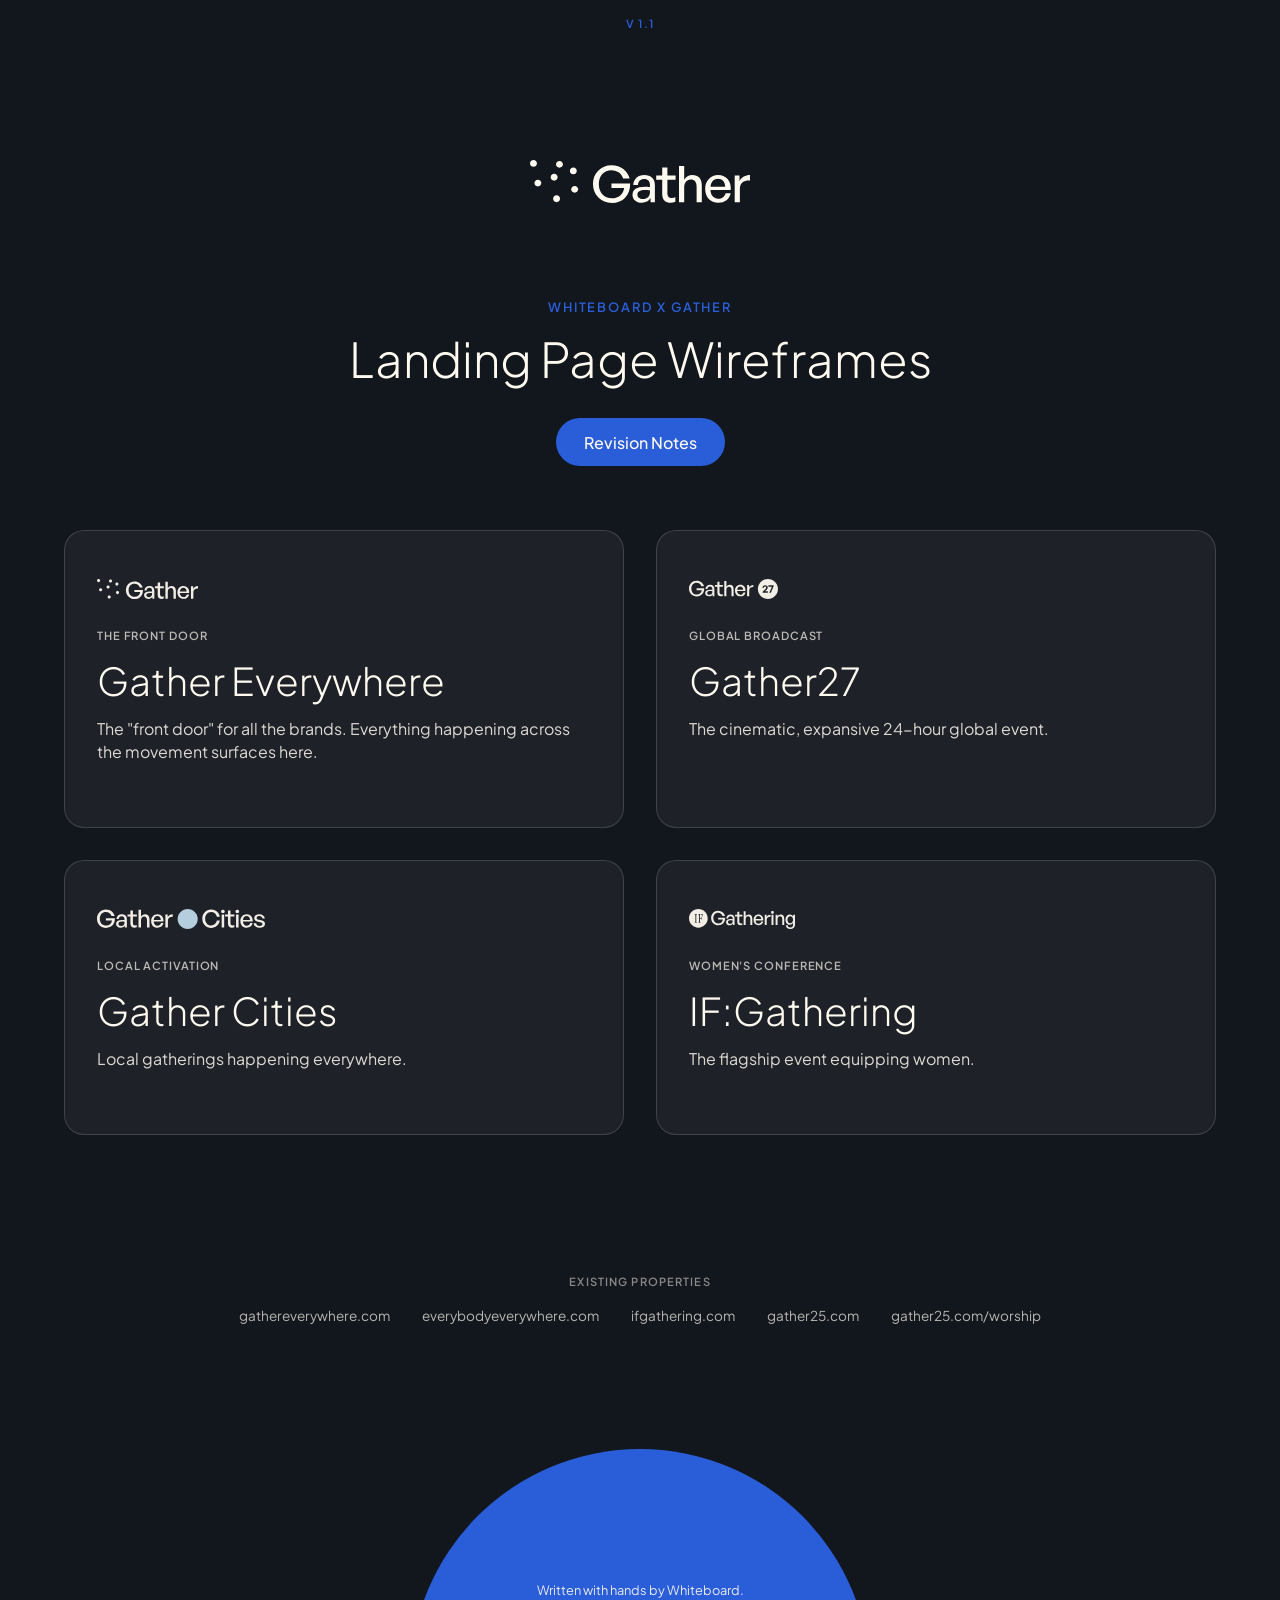
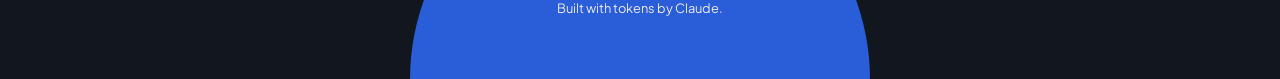
<file: index.html>
<!DOCTYPE html>
<html lang="en">
<head>
<meta charset="UTF-8">
<meta name="viewport" content="width=device-width, initial-scale=1.0">
<title>Gather — Wireframe Index</title>
<link rel="stylesheet" href="css/tokens.css">
<link rel="stylesheet" href="css/base.css">
<style>
  body { background: var(--color-dark-blue); color: var(--color-off-white); }
  .index-hero {
    text-align: center;
    padding-top: var(--space-8);
    padding-bottom: var(--space-6);
  }
  .index-hero img { margin: 0 auto var(--space-7); width: 220px; }
  .index-hero h1 { color: var(--color-off-white); }
  .index-hero p.eyebrow {
    font-family: var(--font-primary);
    font-size: 0.8rem;
    font-weight: 600;
    letter-spacing: 0.15em;
    text-transform: uppercase;
    color: var(--color-bright-blue);
    margin-bottom: var(--space-2);
    margin-inline: auto;
  }
  .index-actions {
    display: flex;
    justify-content: center;
    gap: var(--space-3);
    flex-wrap: wrap;
    margin-top: var(--space-4);
  }
  .page-grid {
    display: grid;
    grid-template-columns: repeat(2, 1fr);
    gap: var(--space-4);
    padding-bottom: var(--space-8);
  }
  @media (max-width: 700px) {
    .page-grid { grid-template-columns: 1fr; }
  }
  .page-card {
    display: block;
    text-decoration: none;
    border-radius: 1.25rem;
    padding: var(--space-5) var(--space-4);
    position: relative;
    overflow: hidden;
    min-height: 220px;
    background: rgba(255,250,240,0.05);
    border: 1px solid rgba(255,250,240,0.15);
    color: var(--color-off-white);
    transition: background 0.2s ease, border-color 0.2s ease, transform 0.15s ease;
  }
  .page-card:hover {
    background: var(--color-bright-blue);
    border-color: var(--color-bright-blue);
    transform: translateY(-4px);
  }
  .page-card h2 { margin-bottom: var(--space-1); color: var(--color-off-white); }
  .page-card p { color: inherit; opacity: 0.85; max-width: 42ch; }
  .page-card .card-logo { height: 20px; width: auto; margin-bottom: var(--space-3); opacity: 0.95; }
  .page-card .tag {
    display: inline-block;
    font-size: 0.7rem;
    font-weight: 600;
    letter-spacing: 0.08em;
    text-transform: uppercase;
    opacity: 0.7;
    margin-bottom: var(--space-2);
  }
  footer.index-footer {
    position: relative;
    text-align: center;
    padding-top: 180px;
    padding-bottom: var(--space-5);
    font-size: 0.8rem;
    overflow: hidden;
  }
  /* Small blue half circle, sized to just barely contain the credit
     line — flat edge down, dome bulging up behind the text. */
  .footer-half-circle {
    position: absolute;
    left: 50%;
    bottom: 0;
    transform: translateX(-50%);
    width: min(90%, 460px);
    aspect-ratio: 2 / 1;
    background: var(--color-bright-blue);
    border-radius: 50% 50% 0 0 / 100% 100% 0 0;
    z-index: 1;
  }
  .index-footer-credit {
    position: relative;
    z-index: 2;
    margin-inline: auto;
    color: var(--color-off-white);
    opacity: 0.9;
  }
  .existing-properties { text-align: center; padding-bottom: var(--space-6); }
  .existing-properties p.eyebrow {
    font-family: var(--font-primary);
    font-size: 0.7rem;
    font-weight: 600;
    letter-spacing: 0.1em;
    text-transform: uppercase;
    color: var(--color-off-white);
    opacity: 0.5;
    margin-bottom: var(--space-2);
    margin-inline: auto;
  }
  .existing-properties .links {
    display: flex;
    justify-content: center;
    gap: var(--space-4);
    flex-wrap: wrap;
    font-size: 0.85rem;
  }
  .existing-properties a {
    color: var(--color-off-white);
    opacity: 0.7;
    text-decoration: none;
    transition: opacity 0.15s ease;
  }
  .existing-properties a:hover { opacity: 1; text-decoration: underline; }
</style>
</head>
<body data-page="index">

<div style="text-align:center; padding-top: var(--space-2); font-family: var(--font-primary); font-size: 0.7rem; font-weight: 600; letter-spacing: 0.1em; color: var(--color-bright-blue);">V 1.1</div>

<div class="container index-hero">
  <img src="assets/gather-light.svg" alt="Gather">
  <p class="eyebrow">Whiteboard x Gather</p>
  <h1 style="max-width: 20ch; margin-inline: auto;">Landing Page Wireframes</h1>
  <div class="index-actions">
    <button type="button" class="btn" data-open-notes>Revision Notes</button>
  </div>
</div>

<div class="container page-grid">
  <a class="page-card" href="gather-everywhere.html">
    <img class="card-logo" src="assets/gather-light.svg" alt="">
    <span class="tag">The Front Door</span>
    <h2>Gather Everywhere</h2>
    <p>The "front door" for all the brands. Everything happening across the movement surfaces here.</p>
  </a>
  <a class="page-card" href="gather-global.html">
    <img class="card-logo" src="assets/gather-27-light.svg" alt="">
    <span class="tag">Global Broadcast</span>
    <h2>Gather27</h2>
    <p>The cinematic, expansive 24-hour global event.</p>
  </a>
  <a class="page-card" href="gather-cities.html">
    <img class="card-logo" src="assets/gather-cities-light.svg" alt="">
    <span class="tag">Local Activation</span>
    <h2>Gather Cities</h2>
    <p>Local gatherings happening everywhere.</p>
  </a>
  <a class="page-card" href="if-gathering.html">
    <img class="card-logo" src="assets/if-gathering-light.svg" alt="">
    <span class="tag">Women's Conference</span>
    <h2>IF:Gathering</h2>
    <p>The flagship event equipping women.</p>
  </a>
</div>

<div class="container existing-properties">
  <p class="eyebrow">Existing Properties</p>
  <div class="links">
    <a href="https://www.gathereverywhere.com/" target="_blank" rel="noopener">gathereverywhere.com</a>
    <a href="https://www.everybodyeverywhere.com/" target="_blank" rel="noopener">everybodyeverywhere.com</a>
    <a href="https://www.ifgathering.com/" target="_blank" rel="noopener">ifgathering.com</a>
    <a href="https://www.gather25.com/" target="_blank" rel="noopener">gather25.com</a>
    <a href="https://www.gather25.com/worship" target="_blank" rel="noopener">gather25.com/worship</a>
  </div>
</div>

<footer class="index-footer">
  <div class="footer-half-circle" aria-hidden="true"></div>
  <p class="index-footer-credit">Written with hands by Whiteboard.<br>Built with tokens by Claude.</p>
</footer>

<script src="js/sections-manifest.js"></script>
<script src="js/notes-modal.js"></script>
</body>
</html>
</file>
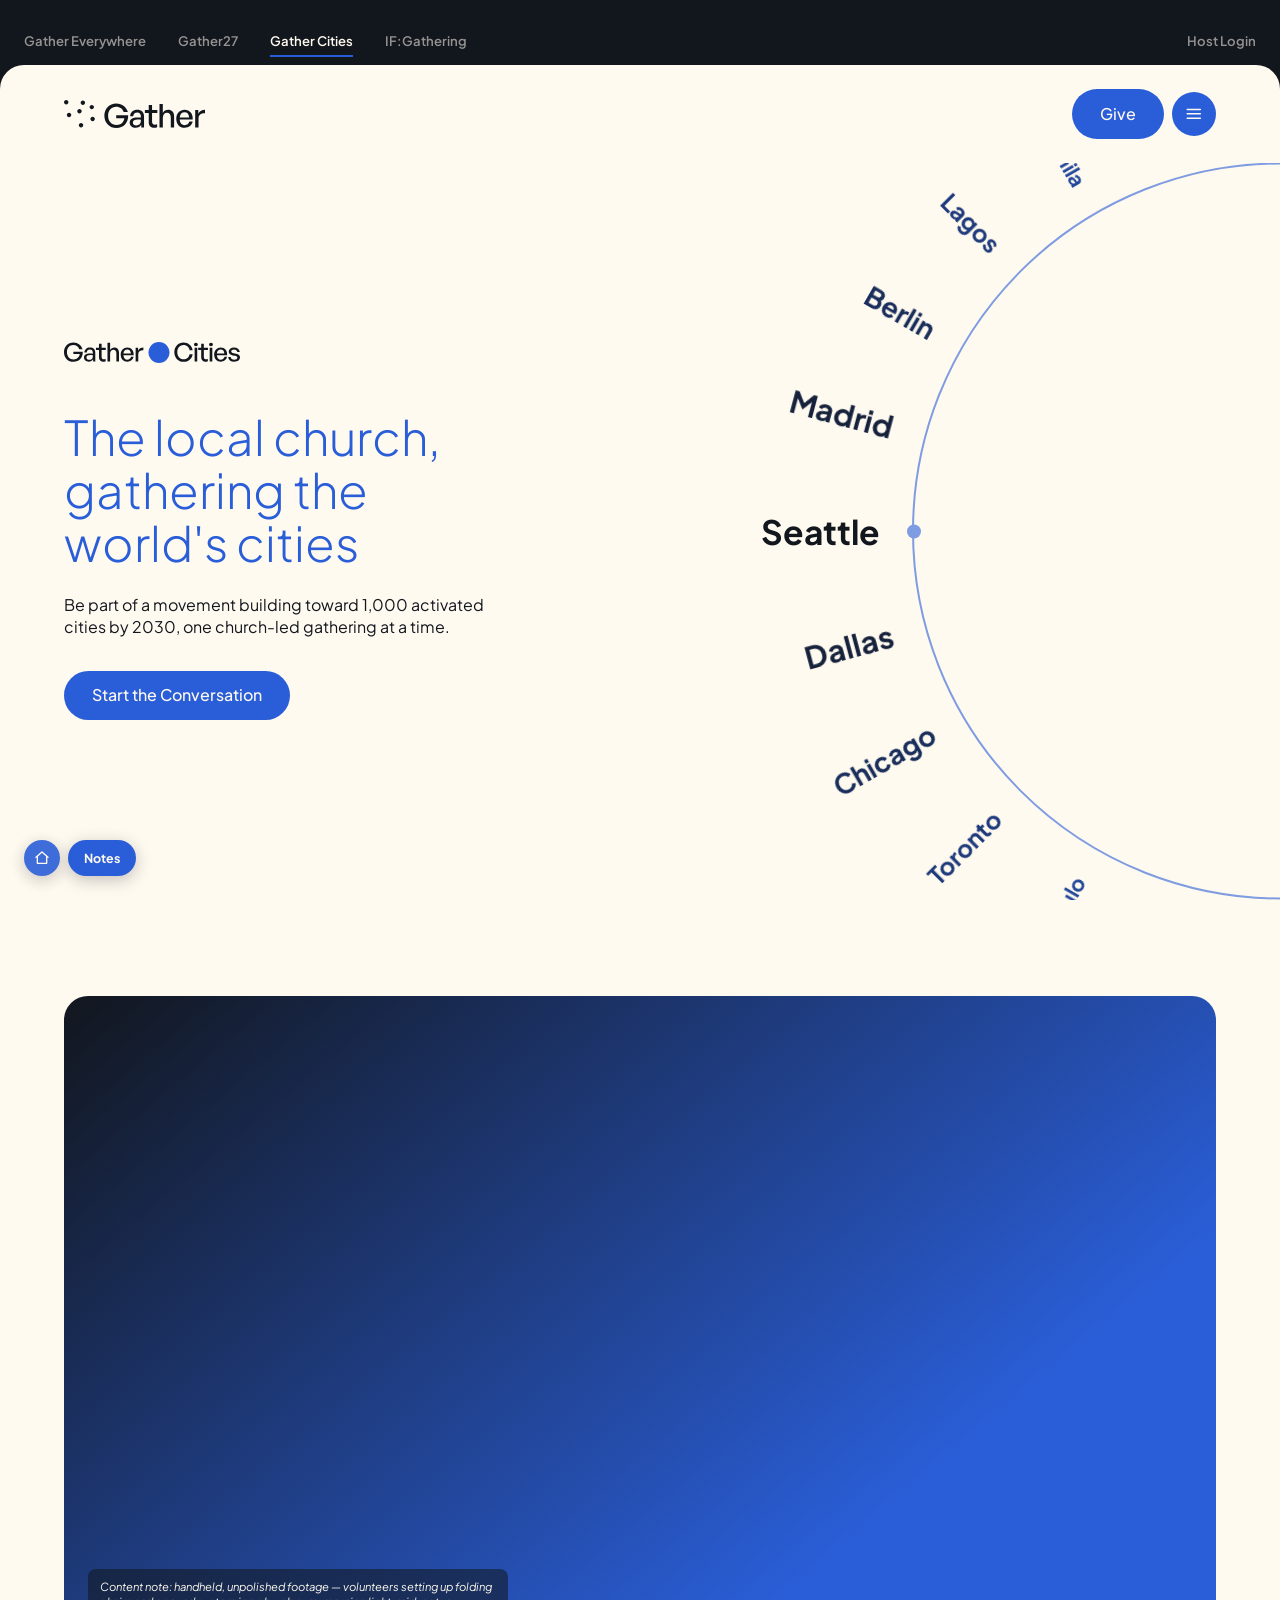
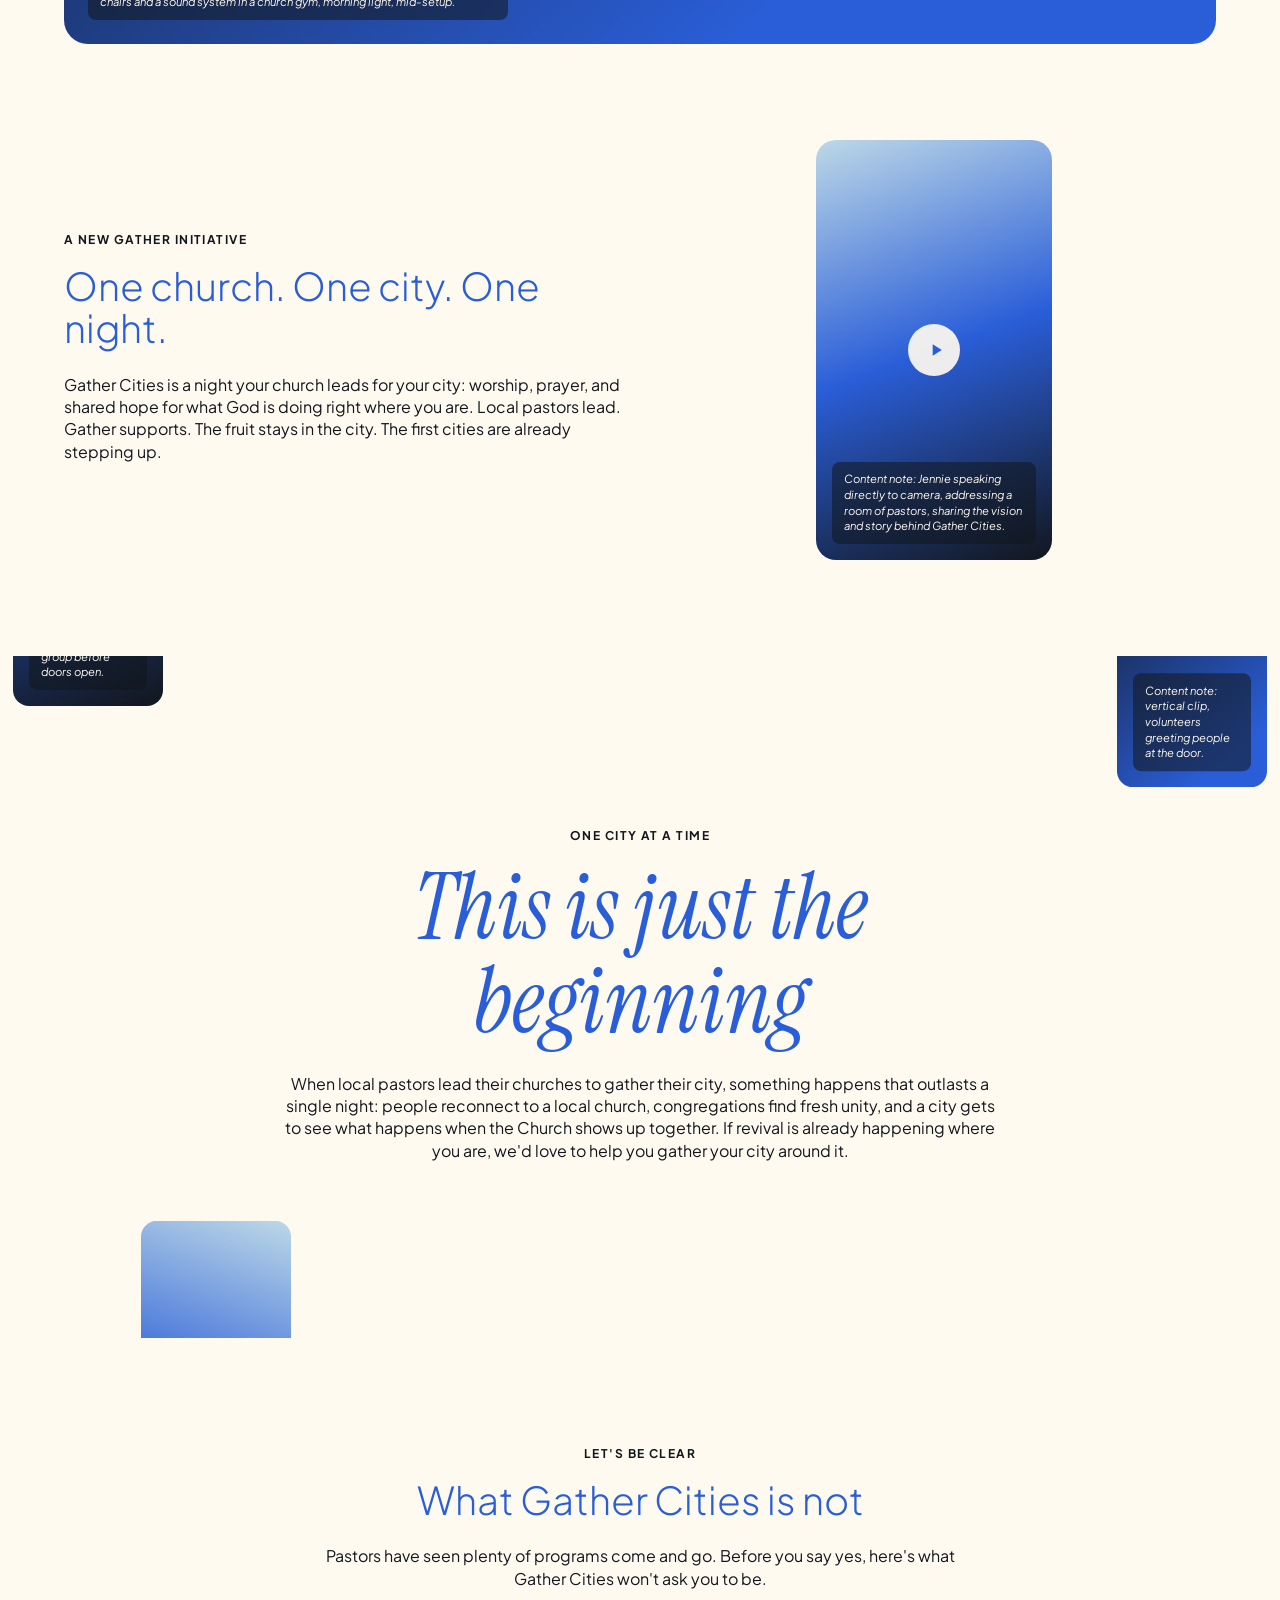
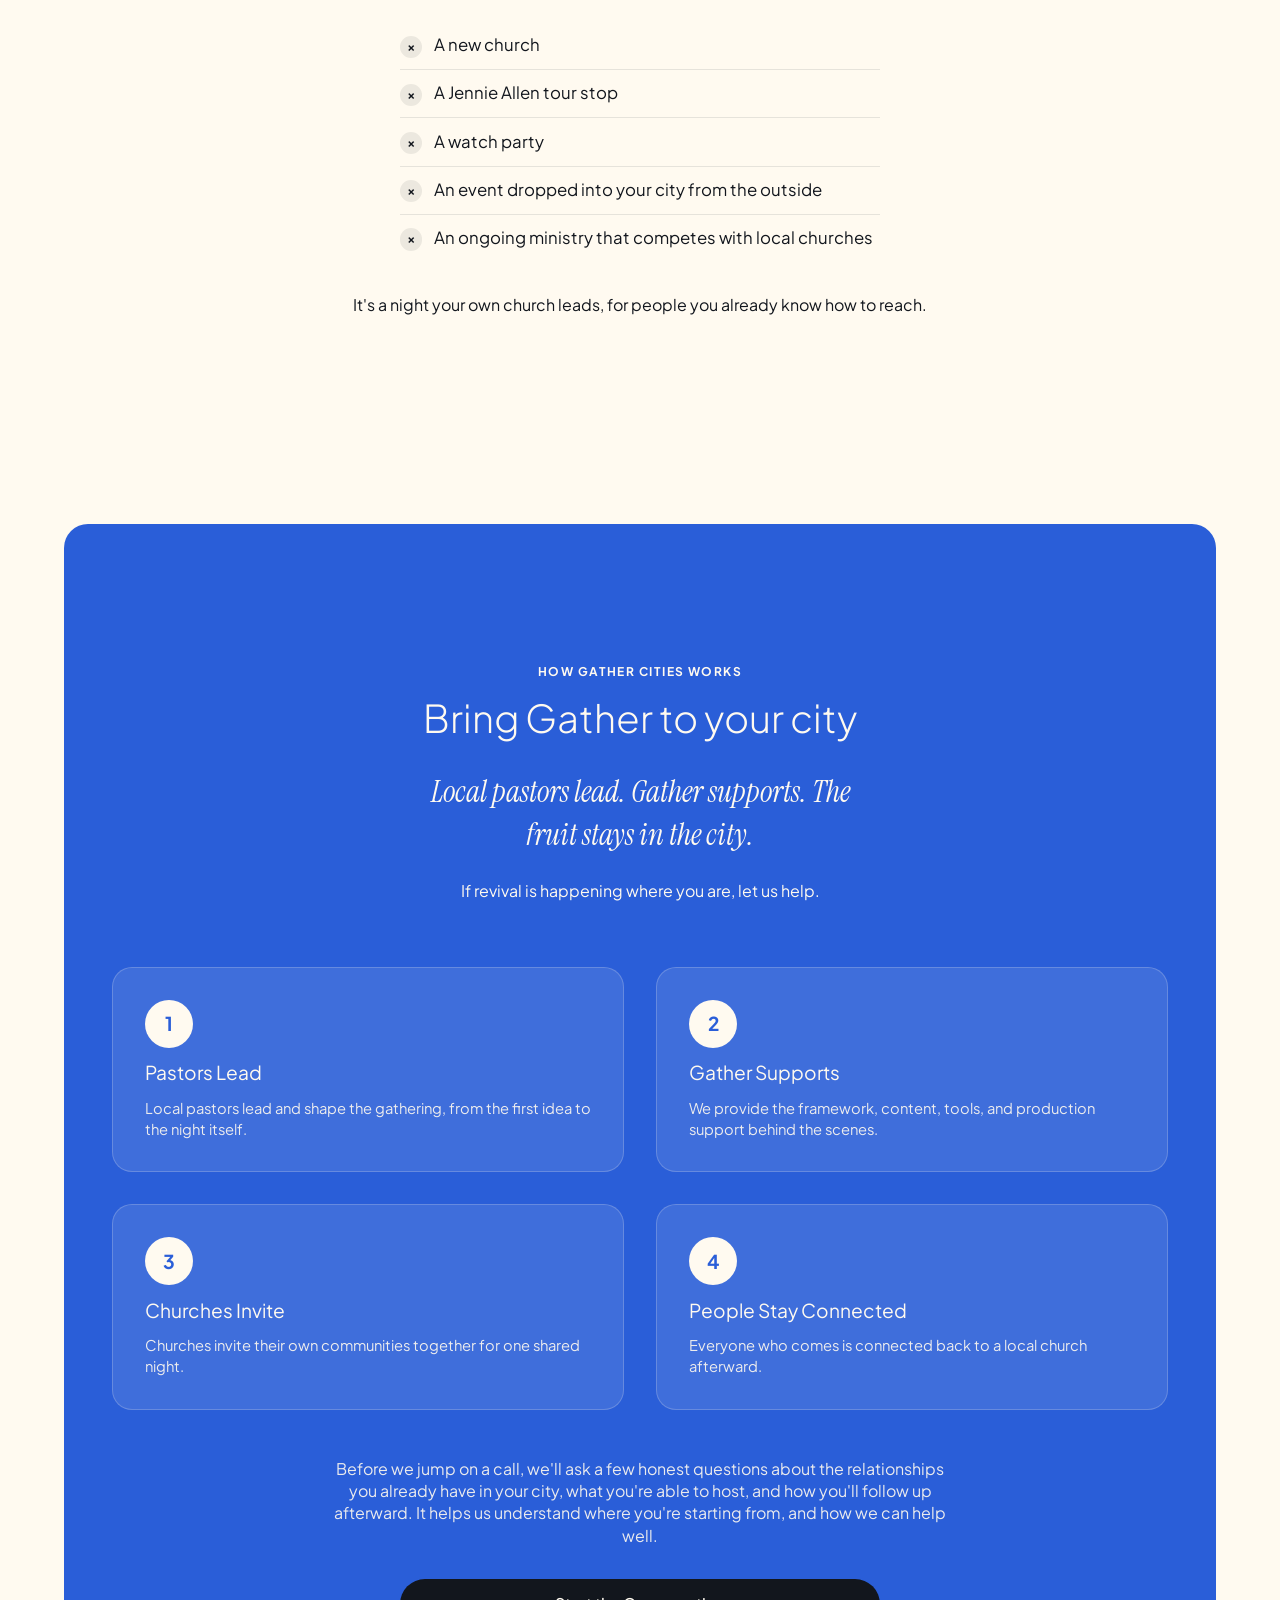
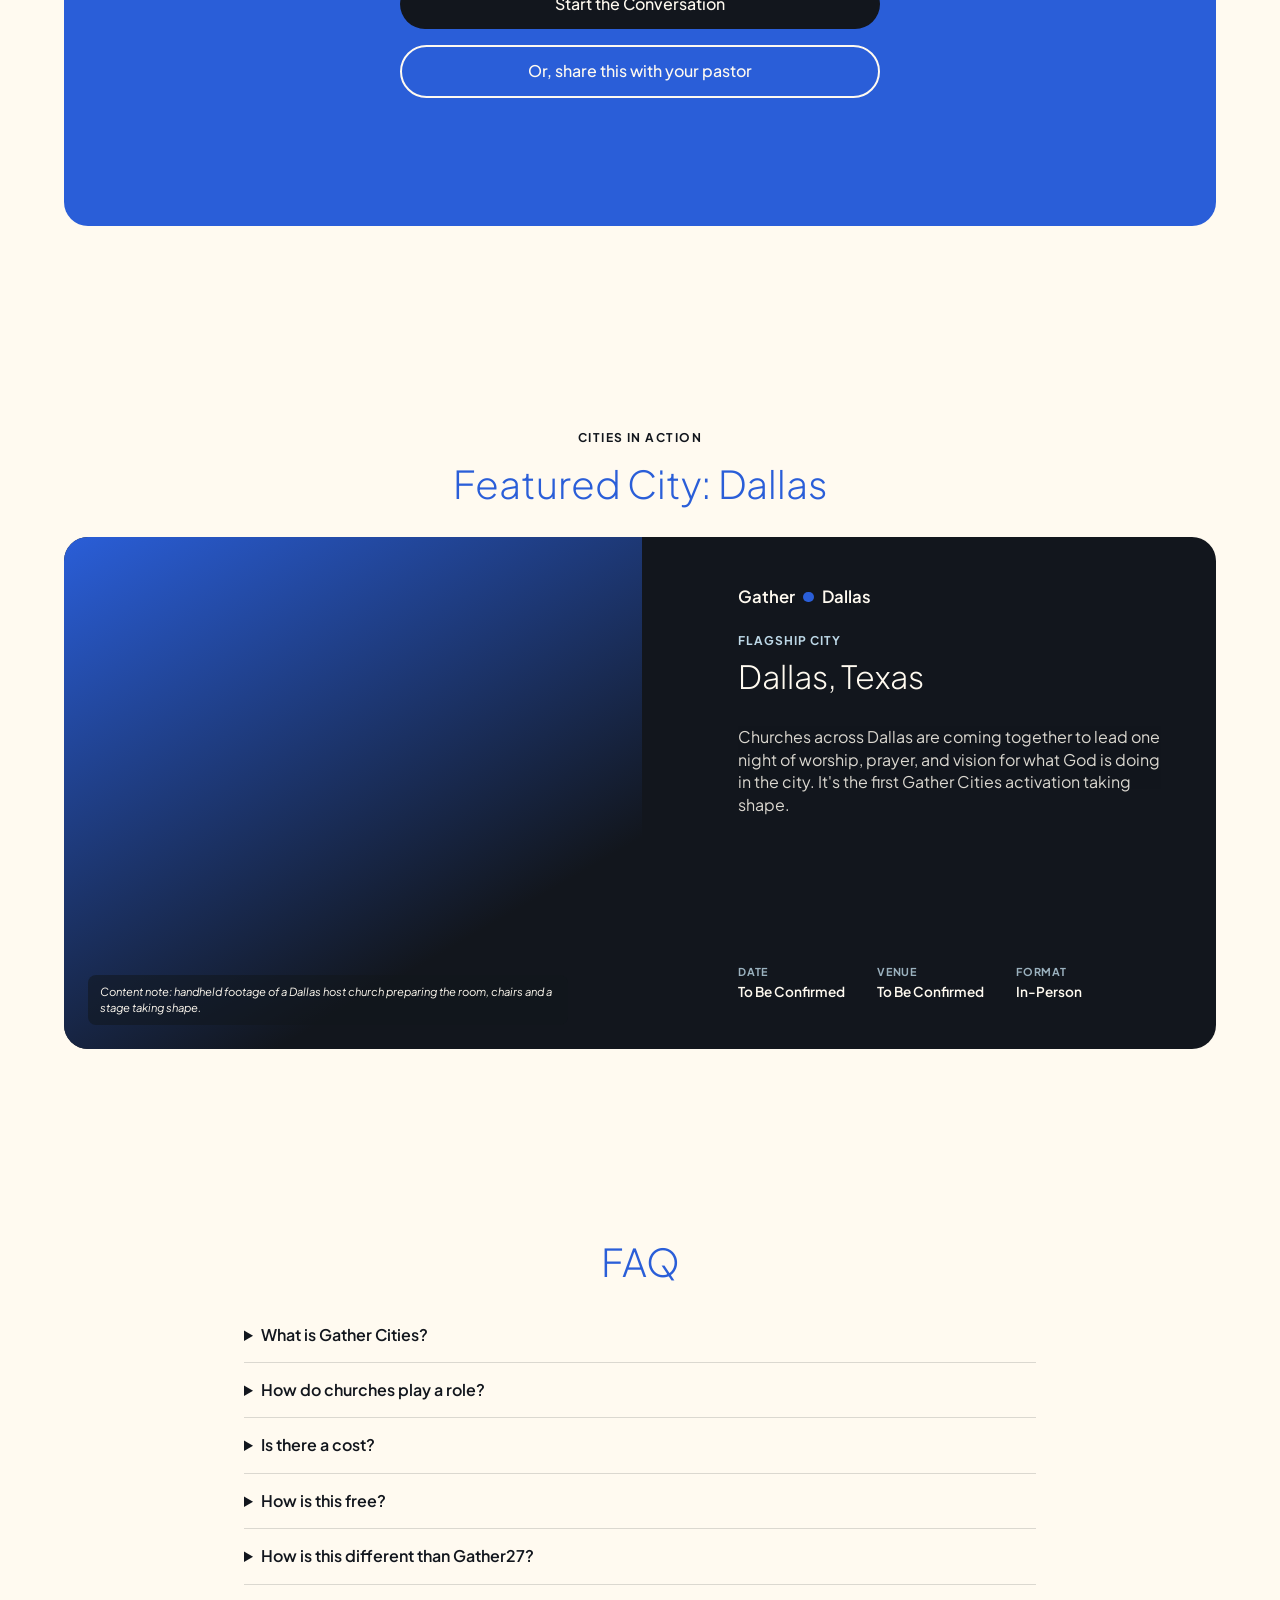
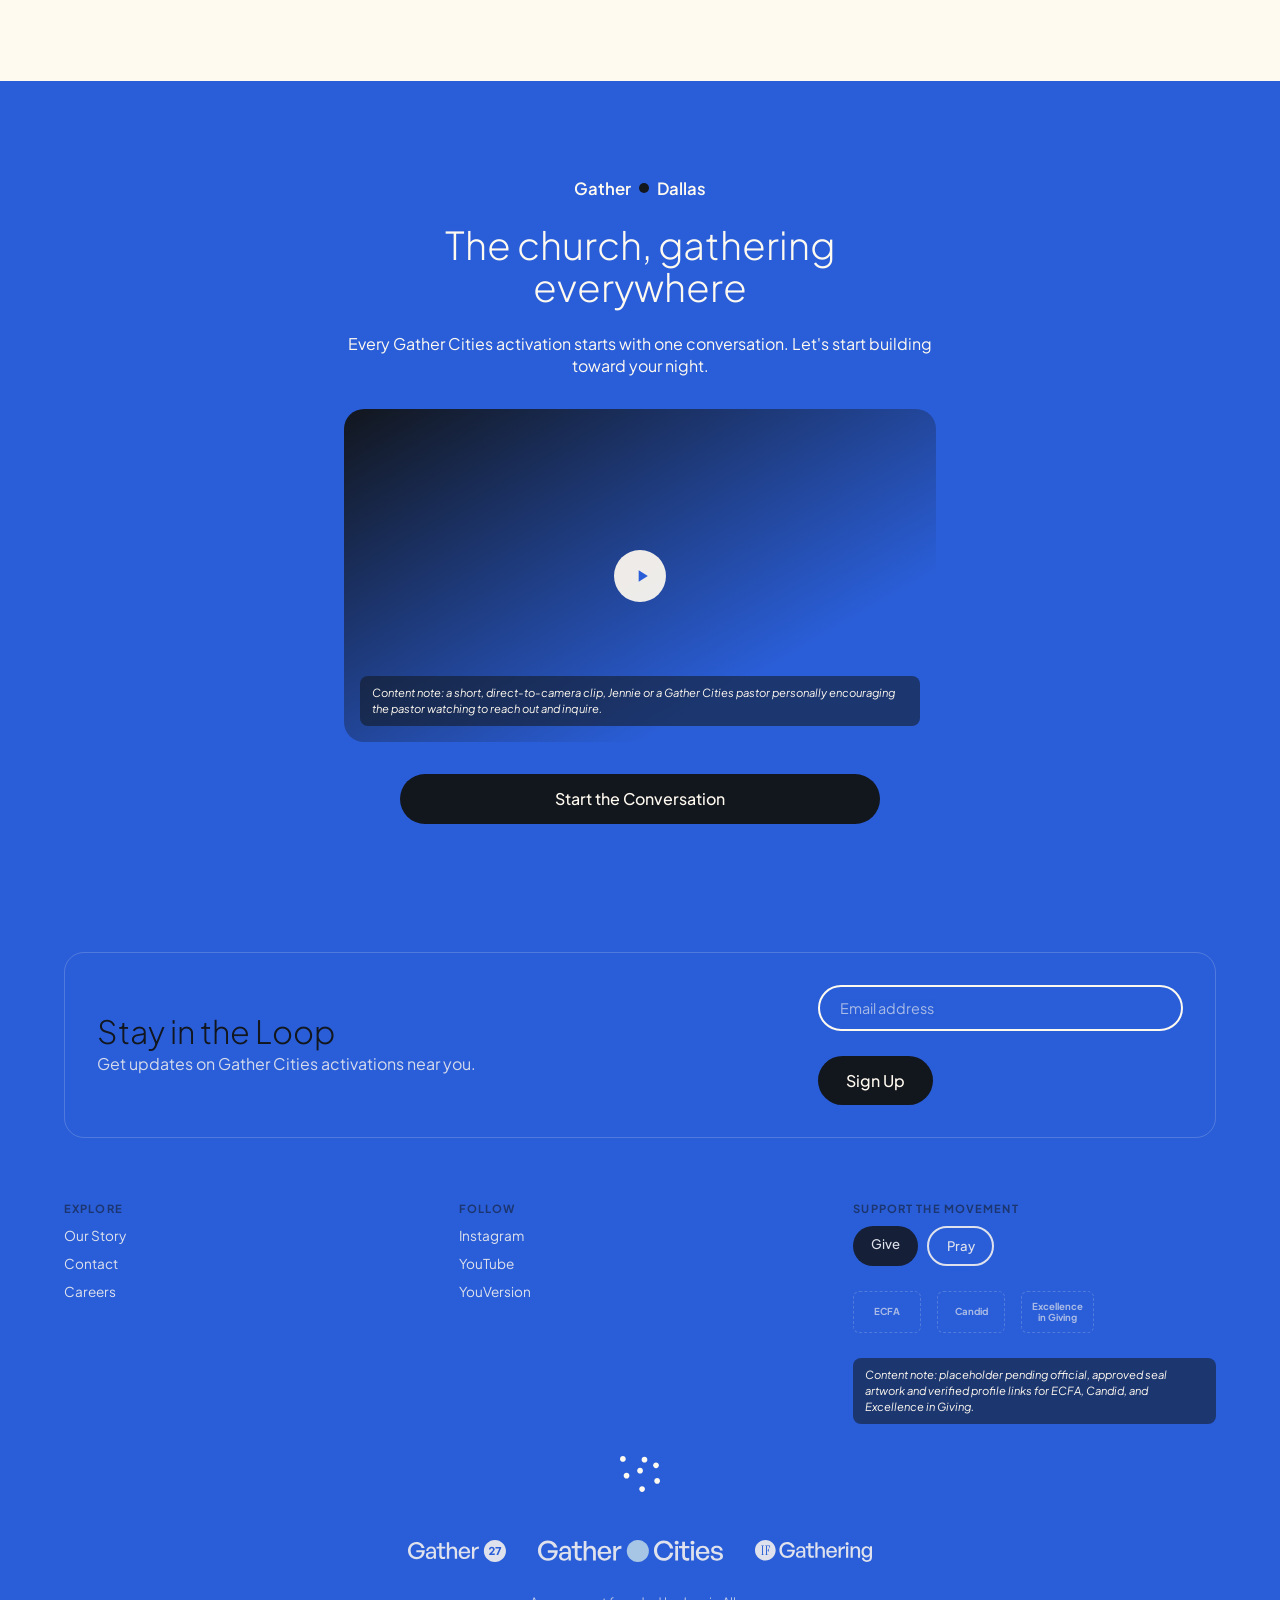
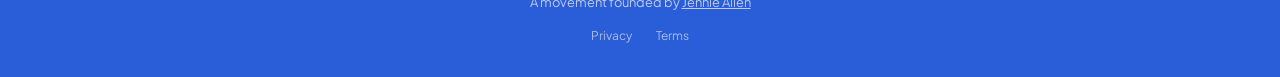
<file: gather-cities.html>
<!DOCTYPE html>
<html lang="en">
<head>
<meta charset="UTF-8">
<meta name="viewport" content="width=device-width, initial-scale=1.0">
<title>Gather Cities — Wireframe</title>
<link rel="stylesheet" href="css/tokens.css">
<link rel="stylesheet" href="css/base.css">
<link rel="stylesheet" href="css/review-mode.css">
<style>
  body { background: var(--color-off-white); }

  /* Client override: headlines read bright blue rather than pairing-01's
     default dark blue. Scoped to this page only; buttons/logo are already
     blue via the base pairing-01 tokens and a page-specific logo asset. */
  .pairing-01 {
    --heading: var(--color-bright-blue);
  }

  .eyebrow-label {
    font-family: var(--font-primary);
    font-size: 0.75rem;
    font-weight: 700;
    letter-spacing: 0.12em;
    text-transform: uppercase;
    color: var(--color-dark-blue);
    margin-bottom: var(--space-2);
  }

  .content-note {
    font-family: var(--font-primary);
    font-size: 0.7rem;
    font-style: italic;
    line-height: 1.4;
    color: var(--color-off-white);
    background: rgba(18,22,29,0.55);
    padding: 0.6rem 0.75rem;
    border-radius: 0.5rem;
    margin: 0;
  }

  /* Nav — exact copy of Gather Everywhere's hamburger pattern (this page
     lives alongside it, so the nav should be indistinguishable). */
  .nav-menu { position: relative; }
  .nav-menu-toggle {
    width: 2.75rem;
    height: 2.75rem;
    border-radius: 50%;
    border: none;
    background: var(--color-bright-blue);
    color: var(--color-off-white);
    cursor: pointer;
    display: flex;
    align-items: center;
    justify-content: center;
  }
  .nav-menu-toggle svg { width: 1.1rem; height: 1.1rem; }
  .nav-menu-panel {
    position: absolute;
    top: calc(100% + 0.75rem);
    right: 0;
    min-width: 240px;
    background: var(--color-off-white);
    color: var(--color-dark-blue);
    border-radius: 1rem;
    padding: var(--space-3);
    box-shadow: 0 12px 32px rgba(18,22,29,0.18);
    display: none;
    flex-direction: column;
    gap: var(--space-3);
    z-index: 200;
  }
  .nav-menu-panel.open { display: flex; }
  .nav-menu-group-label {
    font-family: var(--font-primary);
    font-size: 0.7rem;
    font-weight: 700;
    letter-spacing: 0.1em;
    text-transform: uppercase;
    color: var(--color-bright-blue);
    margin-bottom: var(--space-1);
  }
  .nav-menu-group { display: flex; flex-direction: column; }
  .nav-menu-group + .nav-menu-group { border-top: 1px solid rgba(18,22,29,0.1); padding-top: var(--space-3); }
  .nav-menu-group a {
    color: var(--color-dark-blue);
    text-decoration: none;
    font-size: 0.95rem;
    padding-block: 0.3rem;
  }
  .nav-menu-group a:hover { color: var(--color-bright-blue); }

  /* Hero — full viewport height, so the half-circle scroller has room to
     render at full size without getting clipped top/bottom. */
  /* The base stylesheet's default section padding-block would otherwise
     push .hero-top down before its own height/centering math even starts. */
  #hero { padding-block: 0; }
  .hero-top { position: relative; overflow: hidden; min-height: calc(100vh - 163px); display: flex; align-items: center; }
  .hero-top > .container { width: 100%; }
  .hero-text { max-width: 460px; position: relative; z-index: 2; }

  /* City scroller — a half-circle bleeding off the right edge of the
     viewport. Cities sit at fixed angles around it, dovetailed outward
     (rotated to fan away from the circle's edge) rather than stacked in
     a vertical list, and rotate around the circle one slot at a time
     with a pause between steps rather than continuously. */
  .city-scroll-bleed {
    position: absolute;
    top: 0; bottom: 0; right: 0;
    display: flex;
    align-items: center;
    pointer-events: none;
  }
  @media (max-width: 800px) { .city-scroll-bleed { display: none; } }
  /* Scaled to the full height of the hero, so the circle reads huge. */
  .city-scroll-inner { position: relative; height: 100%; aspect-ratio: 1; }
  .city-scroll-arc {
    position: absolute;
    right: -50%;
    top: 50%;
    width: 100%;
    aspect-ratio: 1;
    border-radius: 50%;
    border: 2px solid var(--color-bright-blue);
    opacity: 0.6;
    transform: translateY(-50%);
  }
  .city-scroll-arc::after {
    content: "";
    position: absolute;
    top: 50%; left: -7px;
    width: 14px; height: 14px;
    border-radius: 50%;
    background: var(--color-bright-blue);
    transform: translateY(-50%);
  }
  .city-scroll-viewport { position: absolute; inset: 0; }
  .city-scroll-list { list-style: none; margin: 0; padding: 0; }
  .city-scroll-list li {
    position: absolute;
    top: 0;
    left: 0;
    width: max-content;
    transform-origin: 100% 50%;
    font-family: var(--font-primary);
    font-weight: 700;
    white-space: nowrap;
    transition: transform 0.8s ease, font-size 0.8s ease, color 0.8s ease, opacity 0.8s ease;
    will-change: transform, opacity;
  }

  /* Documentary video band under hero — matches the page's normal
     container width rather than bleeding to the viewport edge. */
  .doc-band {
    width: 100%;
    aspect-ratio: 16 / 9;
    border-radius: 1.5rem;
    display: flex;
    align-items: flex-end;
    padding: var(--space-3);
    background: linear-gradient(140deg, var(--color-dark-blue), var(--color-bright-blue) 75%);
  }
  .doc-band .content-note { max-width: 420px; }

  /* What It Is — Jennie addressing pastors, same treatment as Gather
     Everywhere's founder-video */
  .jennie-video {
    position: relative;
    height: 100%;
    min-height: 420px;
    width: auto;
    aspect-ratio: 9 / 16;
    margin-inline: auto;
    border-radius: 1.25rem;
    overflow: hidden;
    background: linear-gradient(160deg, var(--color-light-blue), var(--color-bright-blue), var(--color-dark-blue));
    display: flex;
    flex-direction: column;
    align-items: center;
    justify-content: center;
    gap: var(--space-3);
    padding: var(--space-3);
  }
  @media (max-width: 700px) { .jennie-video { height: auto; width: 100%; max-width: 320px; } }
  .jennie-video .play-button {
    width: 3.25rem;
    height: 3.25rem;
    border-radius: 50%;
    background: rgba(255,250,240,0.92);
    color: var(--color-bright-blue);
    display: flex;
    align-items: center;
    justify-content: center;
    padding-left: 3px;
  }
  .jennie-video .content-note { position: absolute; left: var(--space-2); right: var(--space-2); bottom: var(--space-2); }

  /* Why It Matters — an art moment: one jumbo line of type, floating
     vertical placeholder tiles either side that parallax on scroll. */
  #why { position: relative; overflow: hidden; }
  #why { position: relative; }
  .jumbo-wrap { position: relative; z-index: 2; padding-block: var(--space-6); }
  .jumbo-headline {
    font-family: var(--font-secondary);
    font-style: italic;
    font-weight: 400;
    font-size: clamp(2.75rem, 7vw, 6.5rem);
    line-height: 1.05;
    max-width: 16ch;
    margin-inline: auto;
  }
  .why-float {
    position: absolute;
    z-index: 1;
    width: 150px;
    aspect-ratio: 9 / 16;
    border-radius: 1rem;
    overflow: hidden;
    display: flex;
    align-items: flex-end;
    padding: var(--space-2);
    z-index: 1;
    will-change: transform;
  }
  .why-float .content-note { max-width: 100%; }
  .why-float-1 { left: 1%; top: 4%; background: linear-gradient(160deg, var(--color-bright-blue), var(--color-dark-blue)); }
  .why-float-2 { left: 11%; bottom: 2%; background: linear-gradient(200deg, var(--color-light-blue), var(--color-bright-blue) 70%); }
  .why-float-3 { right: 1%; top: 8%; background: linear-gradient(140deg, var(--color-dark-blue), var(--color-bright-blue) 85%); }
  .why-float-4 { right: 11%; bottom: 0%; background: linear-gradient(200deg, var(--color-bright-blue), var(--color-dark-blue) 130%); }
  @media (max-width: 900px) { .why-float { display: none; } }

  /* What This Is Not — a plain reassurance list for skeptical pastors */
  .not-this-list {
    list-style: none;
    padding: 0;
    margin: var(--space-4) auto 0;
    max-width: 480px;
    text-align: left;
  }
  .not-this-list li {
    display: flex;
    align-items: flex-start;
    gap: 0.75rem;
    padding-block: 0.7rem;
    border-bottom: 1px solid rgba(18,22,29,0.1);
    font-size: 1.05rem;
  }
  .not-this-list li:last-child { border-bottom: none; }
  .not-this-list .x-mark {
    flex-shrink: 0;
    display: flex; align-items: center; justify-content: center;
    width: 1.4rem; height: 1.4rem;
    margin-top: 0.15rem;
    border-radius: 50%;
    background: rgba(18,22,29,0.08);
    color: var(--color-dark-blue);
    font-size: 0.8rem;
    font-weight: 700;
    font-family: var(--font-primary);
  }

  /* How it works — an inset rounded blue card (not full-bleed), white text,
     each step its own card inside it with an illustrative icon */
  .how-it-works-band { --heading: var(--color-off-white); border-radius: 1.5rem; padding: var(--space-8) var(--space-5); }
  .central-message {
    font-family: var(--font-secondary);
    font-style: italic;
    font-size: clamp(1.4rem, 2.6vw, 1.9rem);
    max-width: 32ch;
    margin: var(--space-4) auto 0;
  }
  .how-it-works {
    display: grid;
    grid-template-columns: repeat(2, 1fr);
    gap: var(--space-4);
    margin-top: var(--space-6);
    text-align: left;
  }
  @media (max-width: 700px) { .how-it-works { grid-template-columns: 1fr; } }
  .how-step {
    display: flex;
    flex-direction: column;
    gap: 0.85rem;
    background: rgba(255,250,240,0.1);
    border: 1px solid rgba(255,250,240,0.2);
    border-radius: 1.25rem;
    padding: var(--space-4);
  }
  .how-step-number {
    display: flex; align-items: center; justify-content: center;
    width: 3rem; height: 3rem;
    border-radius: 50%;
    background: var(--color-off-white);
    color: var(--color-bright-blue);
    font-size: 1.2rem; font-weight: 700;
    font-family: var(--font-primary);
  }
  .how-step h4 { margin: 0; font-size: 1.2rem; }
  .how-step p { font-size: 0.92rem; opacity: 0.9; margin: 0; }

  /* Feature block — content now shows Dallas (swapped from Brooklyn); the
     .brooklyn-feature class name was left as-is to avoid a purely
     cosmetic rename across the file. Date/venue are TBD placeholders
     per client direction, not yet a confirmed activation. */
  .brooklyn-feature {
    display: grid;
    grid-template-columns: 1.1fr 1fr;
    align-items: stretch;
    gap: var(--space-5);
    text-align: left;
    margin-top: var(--space-4);
    background: var(--color-dark-blue);
    border-radius: 1.5rem;
    overflow: hidden;
  }
  @media (max-width: 800px) { .brooklyn-feature { grid-template-columns: 1fr; } }
  .brooklyn-feature-media {
    position: relative;
    min-height: 512px;
    display: flex;
    align-items: flex-end;
    padding: var(--space-3);
    background: linear-gradient(150deg, var(--color-bright-blue), var(--color-dark-blue) 75%);
  }
  /* Gather + dot + city wordmark lockup, reconstructed in CSS to match
     the hero's real logo asset since no "Gather [City]" mark exists */
  .gather-lockup {
    display: flex; align-items: center; gap: 0.5rem;
    font-family: var(--font-primary); font-weight: 600; font-size: 1.05rem;
    color: var(--color-off-white);
    margin-bottom: var(--space-3);
  }
  .gather-lockup .dot { width: 0.65rem; height: 0.65rem; border-radius: 50%; background: var(--color-bright-blue); flex-shrink: 0; }
  /* On the bright-blue CTA band, a bright-blue dot would vanish into the
     background, so it swaps to dark blue there; the city name crossfades. */
  #cta .gather-lockup .dot { background: var(--color-dark-blue); }
  #cta-city-rotator { display: inline-block; transition: opacity 0.3s ease; }
  .brooklyn-feature-body { padding: var(--space-5); display: flex; flex-direction: column; height: 100%; }
  .brooklyn-feature-body .tag { display: inline-block; font-size: 0.75rem; font-weight: 700; letter-spacing: 0.08em; text-transform: uppercase; color: var(--color-light-blue); margin-bottom: 0.6rem; }
  .brooklyn-feature-body h3 { color: var(--color-off-white); margin-bottom: var(--space-2); }
  .brooklyn-feature-body p { color: var(--color-off-white); opacity: 0.85; }
  .brooklyn-feature-meta { display: flex; gap: var(--space-4); margin-top: auto; padding-top: var(--space-3); flex-wrap: wrap; }
  .brooklyn-feature-meta div { font-size: 0.85rem; }
  .brooklyn-feature-meta .label { display: block; font-size: 0.68rem; font-weight: 700; text-transform: uppercase; letter-spacing: 0.06em; color: var(--color-light-blue); opacity: 0.8; margin-bottom: 0.2rem; }
  .brooklyn-feature-meta .value { color: var(--color-off-white); font-weight: 600; }

  /* Big closing CTA band — bright blue now, continuous with the footer
     right below it; heading/inputs re-tuned for that lighter background */
  #cta { --heading: var(--color-off-white); }
  .cta-video {
    position: relative;
    width: 100%;
    aspect-ratio: 16 / 9;
    border-radius: 1.25rem;
    overflow: hidden;
    margin-top: var(--space-4);
    display: flex;
    align-items: center;
    justify-content: center;
    background: linear-gradient(150deg, var(--color-dark-blue), var(--color-bright-blue) 75%);
  }
  .cta-video .play-button {
    width: 3.25rem; height: 3.25rem;
    border-radius: 50%;
    background: rgba(255,250,240,0.92);
    color: var(--color-bright-blue);
    display: flex; align-items: center; justify-content: center;
    padding-left: 3px;
  }
  .cta-video .content-note { position: absolute; left: var(--space-2); right: var(--space-2); bottom: var(--space-2); max-width: none; text-align: left; }
  .cta-form { max-width: 480px; margin: var(--space-4) auto 0; }
  input, textarea {
    width: 100%; padding: 0.7rem 0.9rem; border-radius: 0.6rem;
    border: 1px solid rgba(255,250,240,0.5);
    background: rgba(255,250,240,0.14); color: var(--color-off-white);
    font-family: var(--font-primary); margin-bottom: var(--space-2);
  }
  ::placeholder { color: rgba(255,250,240,0.7); }

  .faq-item { border-bottom: 1px solid rgba(18,22,29,0.15); padding-block: var(--space-2); }
  .faq-item summary { cursor: pointer; font-weight: 600; }

  .btn-goto-tooltip {
    position: fixed; top: 0; left: 0; z-index: 1000;
    background: var(--color-dark-blue);
    color: var(--color-off-white);
    font-family: var(--font-primary);
    font-size: 0.75rem; font-weight: 600;
    padding: 0.4rem 0.75rem;
    border-radius: 999px;
    white-space: nowrap;
    pointer-events: none;
    opacity: 0;
    transform: translateY(4px);
    transition: opacity 0.12s ease, transform 0.12s ease;
  }
  .btn-goto-tooltip.visible { opacity: 1; transform: translateY(0); }
</style>
</head>
<body data-page="gather-cities">

<div class="corner-cluster">
  <a href="index.html" class="home-link" aria-label="Back to index">
    <svg viewBox="0 0 24 24" fill="none" xmlns="http://www.w3.org/2000/svg"><path d="M3 11L12 3L21 11" stroke="currentColor" stroke-width="2" stroke-linecap="round" stroke-linejoin="round"/><path d="M5 10V20H19V10" stroke="currentColor" stroke-width="2" stroke-linecap="round" stroke-linejoin="round"/></svg>
  </a>
  <button type="button" class="notes-btn" data-open-notes>Notes</button>
</div>

<nav class="gather-nav" aria-label="Gather ecosystem navigation">
  <a href="gather-everywhere.html">Gather Everywhere</a>
  <a href="gather-global.html">Gather27</a>
  <a href="gather-cities.html" class="current">Gather Cities</a>
  <a href="if-gathering.html">IF:Gathering</a>
  <a href="#" data-tooltip="/host-login" class="gather-nav-login">Host Login</a>
</nav>

<header class="pairing-01 page-top-layer">
  <nav class="site-nav container">
    <a href="index.html"><img class="logo" src="assets/gather-dark.svg" alt="Gather"></a>
    <div style="display:flex; align-items:center; gap: 0.5rem;">
      <a class="btn" href="#" data-tooltip="/give">Give</a>
      <div class="nav-menu">
        <button type="button" class="nav-menu-toggle" id="nav-menu-toggle" aria-expanded="false" aria-controls="nav-menu-panel" aria-label="Open menu">
          <svg viewBox="0 0 24 24" fill="none" xmlns="http://www.w3.org/2000/svg"><path d="M3 6H21" stroke="currentColor" stroke-width="2" stroke-linecap="round"/><path d="M3 12H21" stroke="currentColor" stroke-width="2" stroke-linecap="round"/><path d="M3 18H21" stroke="currentColor" stroke-width="2" stroke-linecap="round"/></svg>
        </button>
        <div class="nav-menu-panel" id="nav-menu-panel">
          <div class="nav-menu-group">
            <div class="nav-menu-group-label">Gather Everywhere</div>
            <a href="#" data-tooltip="/Gather27">Gather27</a>
            <a href="#" data-tooltip="/Gather-Cities">Gather Cities</a>
            <a href="#" data-tooltip="/IF">IF:Gathering</a>
          </div>
          <div class="nav-menu-group">
            <div class="nav-menu-group-label">The Movement</div>
            <a href="#" data-tooltip="/about">Our Story</a>
            <a href="#" data-tooltip="/partners">Our Partners</a>
            <a href="#" data-tooltip="/jennie-allen">Jennie Allen</a>
          </div>
          <div class="nav-menu-group">
            <div class="nav-menu-group-label">Partner</div>
            <a href="#" data-tooltip="/pray">Pray</a>
            <a href="#" data-tooltip="/give">Give</a>
            <a href="#" data-tooltip="/contact">Contact Us</a>
          </div>
        </div>
      </div>
    </div>
  </nav>
</header>

<main>

  <section id="hero" class="pairing-01">
    <div class="hero-top">
      <div class="container">
        <div class="hero-text">
          <img src="assets/gather-cities-blue.svg" alt="Gather Cities" style="height:21px; width:auto; margin-bottom: var(--space-5);">
          <h1 style="max-width:20ch;">The local church, gathering the world's cities</h1>
          <p style="max-width:52ch;">Be part of a movement building toward 1,000 activated cities by 2030, one church-led gathering at a time.</p>
          <div style="margin-top: var(--space-4);">
            <a class="btn" href="#" data-tooltip="/start-the-conversation">Start the Conversation</a>
          </div>
        </div>
      </div>
      <div class="city-scroll-bleed">
        <div class="city-scroll-inner">
          <div class="city-scroll-arc"></div>
          <div class="city-scroll-viewport">
            <ul class="city-scroll-list" id="city-scroll-list">
              <li>London</li>
              <li>Austin</li>
              <li>Edmonton</li>
              <li>New York</li>
              <li>Paris</li>
              <li>Tokyo</li>
              <li>Nairobi</li>
              <li>São Paulo</li>
              <li>Toronto</li>
              <li>Chicago</li>
              <li>Dallas</li>
              <li>Seattle</li>
              <li>Madrid</li>
              <li>Berlin</li>
              <li>Lagos</li>
              <li>Manila</li>
              <li>Mumbai</li>
              <li>Seoul</li>
              <li>Sydney</li>
              <li>Auckland</li>
              <li>Bogotá</li>
              <li>Mexico City</li>
              <li>Vancouver</li>
              <li>Cape Town</li>
            </ul>
          </div>
        </div>
      </div>
    </div>

    <div class="container" style="margin-top: var(--space-7);">
      <div class="doc-band">
        <p class="content-note">Content note: handheld, unpolished footage — volunteers setting up folding chairs and a sound system in a church gym, morning light, mid-setup.</p>
      </div>
    </div>
  </section>

  <section id="what-it-is" class="pairing-01">
    <div class="container grid grid-2" style="align-items:center;">
      <div>
        <p class="eyebrow-label">A New Gather Initiative</p>
        <h2>One church. One city. One night.</h2>
        <p>Gather Cities is a night your church leads for your city: worship, prayer, and shared hope for what God is doing right where you are. Local pastors lead. Gather supports. The fruit stays in the city. The first cities are already stepping up.</p>
      </div>
      <div class="jennie-video">
        <div class="play-button" aria-hidden="true">
          <svg viewBox="0 0 24 24" width="20" height="20"><path d="M8 5v14l11-7z" fill="currentColor"/></svg>
        </div>
        <p class="content-note">Content note: Jennie speaking directly to camera, addressing a room of pastors, sharing the vision and story behind Gather Cities.</p>
      </div>
    </div>
  </section>

  <section id="why" class="pairing-01">
    <div class="why-float why-float-1"><p class="content-note">Content note: vertical clip, a pastor praying over a small group before doors open.</p></div>
    <div class="why-float why-float-2"><p class="content-note">Content note: vertical clip, hands raised in worship at a Gather Cities night.</p></div>
    <div class="why-float why-float-3"><p class="content-note">Content note: vertical clip, volunteers greeting people at the door.</p></div>
    <div class="why-float why-float-4"><p class="content-note">Content note: vertical clip, a city skyline at dusk.</p></div>
    <div class="container">
      <div class="jumbo-wrap" style="text-align:center;">
        <p class="eyebrow-label" style="margin-inline:auto;">One City at a Time</p>
        <h2 class="jumbo-headline accent">This is just the beginning</h2>
        <p style="margin-inline:auto; max-width:60ch;">When local pastors lead their churches to gather their city, something happens that outlasts a single night: people reconnect to a local church, congregations find fresh unity, and a city gets to see what happens when the Church shows up together. If revival is already happening where you are, we'd love to help you gather your city around it.</p>
      </div>
    </div>
  </section>

  <section id="not-this" class="pairing-01">
    <div class="container" style="text-align:center;">
      <p class="eyebrow-label" style="margin-inline:auto;">Let's Be Clear</p>
      <h2 style="max-width:20ch; margin-inline:auto;">What Gather Cities is not</h2>
      <p style="margin-inline:auto; max-width:56ch;">Pastors have seen plenty of programs come and go. Before you say yes, here's what Gather Cities won't ask you to be.</p>
      <ul class="not-this-list">
        <li><span class="x-mark">&times;</span> A new church</li>
        <li><span class="x-mark">&times;</span> A Jennie Allen tour stop</li>
        <li><span class="x-mark">&times;</span> A watch party</li>
        <li><span class="x-mark">&times;</span> An event dropped into your city from the outside</li>
        <li><span class="x-mark">&times;</span> An ongoing ministry that competes with local churches</li>
      </ul>
      <p style="margin-inline:auto; max-width:56ch; margin-top:var(--space-4);">It's a night your own church leads, for people you already know how to reach.</p>
    </div>
  </section>

  <section id="how-it-works" class="pairing-01">
    <div class="container">
      <div class="how-it-works-band pairing-02" style="text-align:center;">
        <p class="eyebrow-label" style="margin-inline:auto; color:var(--color-off-white);">How Gather Cities Works</p>
        <h2>Bring Gather to your city</h2>
        <p class="central-message">Local pastors lead. Gather supports. The fruit stays in the city.</p>
        <p style="margin-inline:auto; max-width:56ch; margin-top:var(--space-3);">If revival is happening where you are, let us help.</p>
        <div class="how-it-works">
          <div class="how-step">
            <span class="how-step-number">1</span>
            <h4>Pastors Lead</h4>
            <p>Local pastors lead and shape the gathering, from the first idea to the night itself.</p>
          </div>
          <div class="how-step">
            <span class="how-step-number">2</span>
            <h4>Gather Supports</h4>
            <p>We provide the framework, content, tools, and production support behind the scenes.</p>
          </div>
          <div class="how-step">
            <span class="how-step-number">3</span>
            <h4>Churches Invite</h4>
            <p>Churches invite their own communities together for one shared night.</p>
          </div>
          <div class="how-step">
            <span class="how-step-number">4</span>
            <h4>People Stay Connected</h4>
            <p>Everyone who comes is connected back to a local church afterward.</p>
          </div>
        </div>

        <p style="margin-inline:auto; max-width:52ch; margin-top:var(--space-5); opacity:0.9;">Before we jump on a call, we'll ask a few honest questions about the relationships you already have in your city, what you're able to host, and how you'll follow up afterward. It helps us understand where you're starting from, and how we can help well.</p>

        <div style="max-width:480px; margin-inline:auto; margin-top:var(--space-4);">
          <a class="btn" href="#" data-tooltip="/start-the-conversation" style="width:100%; box-sizing:border-box; display:block;">Start the Conversation</a>
          <a class="btn btn-outline" href="#" data-tooltip="/share-with-pastor" style="width:100%; box-sizing:border-box; margin-top:var(--space-2); display:block; color:var(--color-off-white); border-color:var(--color-off-white);">Or, share this with your pastor</a>
        </div>
      </div>
    </div>
  </section>

  <section id="proof" class="pairing-01">
    <div class="container" style="text-align:center;">
      <p class="eyebrow-label" style="margin-inline:auto;">Cities In Action</p>
      <h2 style="max-width:26ch; margin-inline:auto;">Featured City: Dallas</h2>

      <div class="brooklyn-feature">
        <div class="brooklyn-feature-media">
          <p class="content-note">Content note: handheld footage of a Dallas host church preparing the room, chairs and a stage taking shape.</p>
        </div>
        <div class="brooklyn-feature-body">
          <div class="gather-lockup" aria-hidden="true"><span>Gather</span><span class="dot"></span><span>Dallas</span></div>
          <span class="tag">Flagship City</span>
          <h3>Dallas, Texas</h3>
          <p>Churches across Dallas are coming together to lead one night of worship, prayer, and vision for what God is doing in the city. It's the first Gather Cities activation taking shape.</p>
          <div class="brooklyn-feature-meta">
            <div><span class="label">Date</span><span class="value">To Be Confirmed</span></div>
            <div><span class="label">Venue</span><span class="value">To Be Confirmed</span></div>
            <div><span class="label">Format</span><span class="value">In-Person</span></div>
          </div>
        </div>
      </div>
    </div>
  </section>

  <section id="faq" class="pairing-01">
    <div class="container" style="max-width:70ch;">
      <h2 style="text-align:center;">FAQ</h2>
      <details class="faq-item"><summary>What is Gather Cities?</summary><p>A local night of worship, prayer, and vision for your city, led by your own church. It's part of a bigger movement building toward 1,000 activated cities by 2030.</p></details>
      <details class="faq-item"><summary>How do churches play a role?</summary><p>Your church leads 80 to 90 percent of the night: the space, the people, the promotion, the pastor on the stage. Gather provides the playbook, promotional assets, and a real person to call with questions.</p></details>
      <details class="faq-item"><summary>Is there a cost?</summary><p>No fee to partner. Your church covers its own local event costs.</p></details>
      <details class="faq-item"><summary>How is this free?</summary><p>Gather Cities is made possible by partners and individual givers, not by charging the churches who host. If you'd like to help fund the movement, you can <a href="#" data-tooltip="/give" style="color:inherit;">give here</a>.</p></details>
      <details class="faq-item"><summary>How is this different than Gather27?</summary><p>Gather Cities is its own thing: a night your own church leads for your city, on your own timeline. Gather27 is a separate global broadcast in 2027. Some cities that gather now may also take part in Gather27 later, but Gather Cities isn't a lead-up event or a promotional stop for it.</p></details>
    </div>
  </section>

  <section id="cta" class="pairing-02">
    <div class="container" style="text-align:center; max-width:640px;">
      <div class="gather-lockup" style="justify-content:center; margin-inline:auto;" aria-hidden="true"><span>Gather</span><span class="dot"></span><span>Dallas</span></div>
      <h2 style="max-width:18ch; margin-inline:auto;">The church, gathering everywhere</h2>
      <p style="margin-inline:auto;">Every Gather Cities activation starts with one conversation. Let's start building toward your night.</p>
      <div class="cta-video">
        <div class="play-button" aria-hidden="true">
          <svg viewBox="0 0 24 24" width="20" height="20"><path d="M8 5v14l11-7z" fill="currentColor"/></svg>
        </div>
        <p class="content-note">Content note: a short, direct-to-camera clip, Jennie or a Gather Cities pastor personally encouraging the pastor watching to reach out and inquire.</p>
      </div>
      <div class="cta-form">
        <a class="btn" href="#" data-tooltip="/start-the-conversation" style="width:100%; box-sizing:border-box; display:block;">Start the Conversation</a>
      </div>
    </div>
  </section>

</main>

<footer class="pairing-02">
  <div class="container footer-email-capture">
    <div class="footer-email-capture-inner">
      <div>
        <h3>Stay in the Loop</h3>
        <p>Get updates on Gather Cities activations near you.</p>
      </div>
      <form class="footer-email-form">
        <input type="email" placeholder="Email address" aria-label="Email address">
        <button type="button" class="btn">Sign Up</button>
      </form>
    </div>
  </div>
  <div class="container footer-links-grid">
    <div class="footer-link-cluster">
      <h4 class="footer-cluster-heading">Explore</h4>
      <a href="#" data-tooltip="/about">Our Story</a>
      <a href="#" data-tooltip="/contact">Contact</a>
      <a href="#" data-tooltip="/careers">Careers</a>
    </div>
    <div class="footer-link-cluster">
      <h4 class="footer-cluster-heading">Follow</h4>
      <a href="#" data-tooltip="@gathereverywhere">Instagram</a>
      <a href="#" data-tooltip="@gathereverywhere">YouTube</a>
      <a href="#" data-tooltip="Gather">YouVersion</a>
    </div>
    <div class="footer-link-cluster">
      <h4 class="footer-cluster-heading">Support the Movement</h4>
      <div class="footer-support-buttons">
        <a class="btn" href="#" data-tooltip="/give">Give</a>
        <a class="btn btn-outline" href="#" data-tooltip="/pray">Pray</a>
      </div>
      <div class="footer-trust-badges">
        <a href="#" class="footer-trust-badge" data-tooltip="ECFA Verification Profile" aria-label="ECFA Accredited — view verification profile">
          <span class="badge-placeholder">ECFA</span>
        </a>
        <a href="#" class="footer-trust-badge" data-tooltip="Candid Organization Profile" aria-label="Candid — view organization profile">
          <span class="badge-placeholder">Candid</span>
        </a>
        <a href="#" class="footer-trust-badge" data-tooltip="Excellence in Giving Profile" aria-label="Excellence in Giving — view profile">
          <span class="badge-placeholder">Excellence<br>in Giving</span>
        </a>
      </div>
      <p class="content-note">Content note: placeholder pending official, approved seal artwork and verified profile links for ECFA, Candid, and Excellence in Giving.</p>
    </div>
  </div>
  <div class="container" style="padding-bottom: var(--space-5); display:flex; justify-content:center;">
    <img src="assets/gather-cluster-light.svg" alt="Gather" style="height:36px; width:auto;">
  </div>
  <div class="container" style="padding-bottom: var(--space-4); display:flex; justify-content:center; align-items:center; gap: var(--space-4); flex-wrap:wrap;">
    <a href="#" data-tooltip="/Gather27" style="opacity:0.85;"><img src="assets/gather-27-light.svg" alt="Gather27" style="height:22px; width:auto;"></a>
    <a href="#" data-tooltip="/Gather-Cities" style="opacity:0.85;"><img src="assets/gather-cities-light.svg" alt="Gather Cities" style="height:22px; width:auto;"></a>
    <a href="#" data-tooltip="/IF" style="opacity:0.85;"><img src="assets/if-gathering-light.svg" alt="IF:Gathering" style="height:22px; width:auto;"></a>
  </div>
  <div class="container" style="padding-bottom: var(--space-2); font-size:0.8rem; opacity:0.7; text-align:center;">
    A movement founded by <a href="#" data-tooltip="Jennie Allen Website" style="color:inherit;">Jennie Allen</a>
  </div>
  <div class="container" style="padding-bottom: var(--space-4); display:flex; justify-content:center; gap:var(--space-3); font-size:0.75rem; opacity:0.6;">
    <a href="#" data-tooltip="/privacy" style="color:inherit; text-decoration:none;">Privacy</a>
    <a href="#" data-tooltip="/terms" style="color:inherit; text-decoration:none;">Terms</a>
  </div>
</footer>

<script src="js/sections-manifest.js"></script>
<script src="js/review-mode.js"></script>
<script src="js/nav-menu.js"></script>
<script src="js/notes-modal.js"></script>
<script>
  // Hero city scroller — cities sit at fixed angles around a half-circle
  // (only the left side is ever visible; the rest bleeds off-screen to
  // the right), each dovetailed outward from the circle's edge rather
  // than stacked in a list. The whole arrangement rotates one slot at a
  // time, pausing between steps, rather than scrolling continuously.
  (function () {
    var list = document.getElementById('city-scroll-list');
    if (!list) return;
    var inner = list.closest('.city-scroll-inner');
    var items = Array.prototype.slice.call(list.children);
    var n = items.length;
    var stepDegrees = 360 / n;
    var reduceMotion = window.matchMedia('(prefers-reduced-motion: reduce)').matches;

    var DARK = [18, 22, 29];
    var BRIGHT = [42, 94, 216];
    function lerp(a, b, t) { return a + (b - a) * t; }
    function lerpColor(t) {
      return 'rgb(' + Math.round(lerp(DARK[0], BRIGHT[0], t)) + ',' +
        Math.round(lerp(DARK[1], BRIGHT[1], t)) + ',' +
        Math.round(lerp(DARK[2], BRIGHT[2], t)) + ')';
    }

    var rotation = 0; // degrees; advances by one slot per step

    var labelGap = 32; // extra px between the circle's edge and the label text

    function render() {
      var w = inner.clientWidth;
      var h = inner.clientHeight;
      var cx = w;      // circle center sits at the inner box's right edge
      var cy = h / 2;
      var r = w / 2;
      var textR = r + labelGap;

      items.forEach(function (li, i) {
        var angle = (i * stepDegrees + rotation) % 360;
        var rad = angle * Math.PI / 180;
        var x = cx + textR * Math.cos(rad);
        var y = cy + textR * Math.sin(rad);

        // angular distance from 180deg (the leftmost, most-visible point)
        var delta = Math.abs(((angle - 180 + 540) % 360) - 180);
        var ratio = Math.min(delta / 90, 1);
        var onVisibleSide = Math.cos(rad) < 0.05;
        var fade = onVisibleSide ? Math.max(0, 1 - Math.max(0, delta - 75) / 15) : 0;
        var dovetail = angle - 180;

        li.style.transform = 'translate(' + x + 'px,' + y + 'px) translate(-100%, -50%) rotate(' + dovetail + 'deg)';
        li.style.fontSize = lerp(2.1, 0.95, ratio) + 'rem';
        li.style.opacity = fade;
        li.style.color = lerpColor(ratio);
      });
    }

    // Deferred to the next frame (twice) so .city-scroll-inner has a real,
    // laid-out size before the first render — calling this synchronously
    // on load can catch clientWidth/clientHeight mid-layout and briefly
    // collapse every city onto the same point until the first tick fixes it.
    requestAnimationFrame(function () { requestAnimationFrame(render); });
    if (reduceMotion) return;

    setInterval(function () {
      rotation = (rotation + stepDegrees) % 360;
      render();
    }, 2200);
  })();
</script>
<script>
  // Why It Matters — floating vertical placeholders parallax against the
  // jumbo headline as the section scrolls past.
  (function () {
    var section = document.getElementById('why');
    var floats = Array.prototype.slice.call(document.querySelectorAll('.why-float'));
    if (!section || !floats.length) return;
    if (window.matchMedia('(prefers-reduced-motion: reduce)').matches) return;

    var speeds = [0.18, -0.12, 0.14, -0.2];
    function onScroll() {
      var rect = section.getBoundingClientRect();
      var progress = window.innerHeight - rect.top;
      floats.forEach(function (el, i) {
        el.style.transform = 'translateY(' + (progress * speeds[i % speeds.length]) + 'px)';
      });
    }
    window.addEventListener('scroll', onScroll, { passive: true });
    onScroll();
  })();
</script>
<script>
  // "Goes to: X" cursor tooltip, driven by a data-tooltip attribute.
  // These buttons are annotations of intended future routing only — none of
  // them navigate anywhere; the tooltip is the whole point.
  (function () {
    var tooltip = document.createElement('div');
    tooltip.className = 'btn-goto-tooltip';
    document.body.appendChild(tooltip);

    document.querySelectorAll('[data-tooltip]').forEach(function (el) {
      var label = el.getAttribute('data-tooltip');
      if (!label) return;

      el.addEventListener('mouseenter', function () {
        tooltip.textContent = 'Goes to: ' + label;
        tooltip.classList.add('visible');
      });
      el.addEventListener('mousemove', function (e) {
        tooltip.style.left = (e.clientX + 16) + 'px';
        tooltip.style.top = (e.clientY + 16) + 'px';
      });
      el.addEventListener('mouseleave', function () {
        tooltip.classList.remove('visible');
      });
    });
  })();
</script>
</body>
</html>
</file>
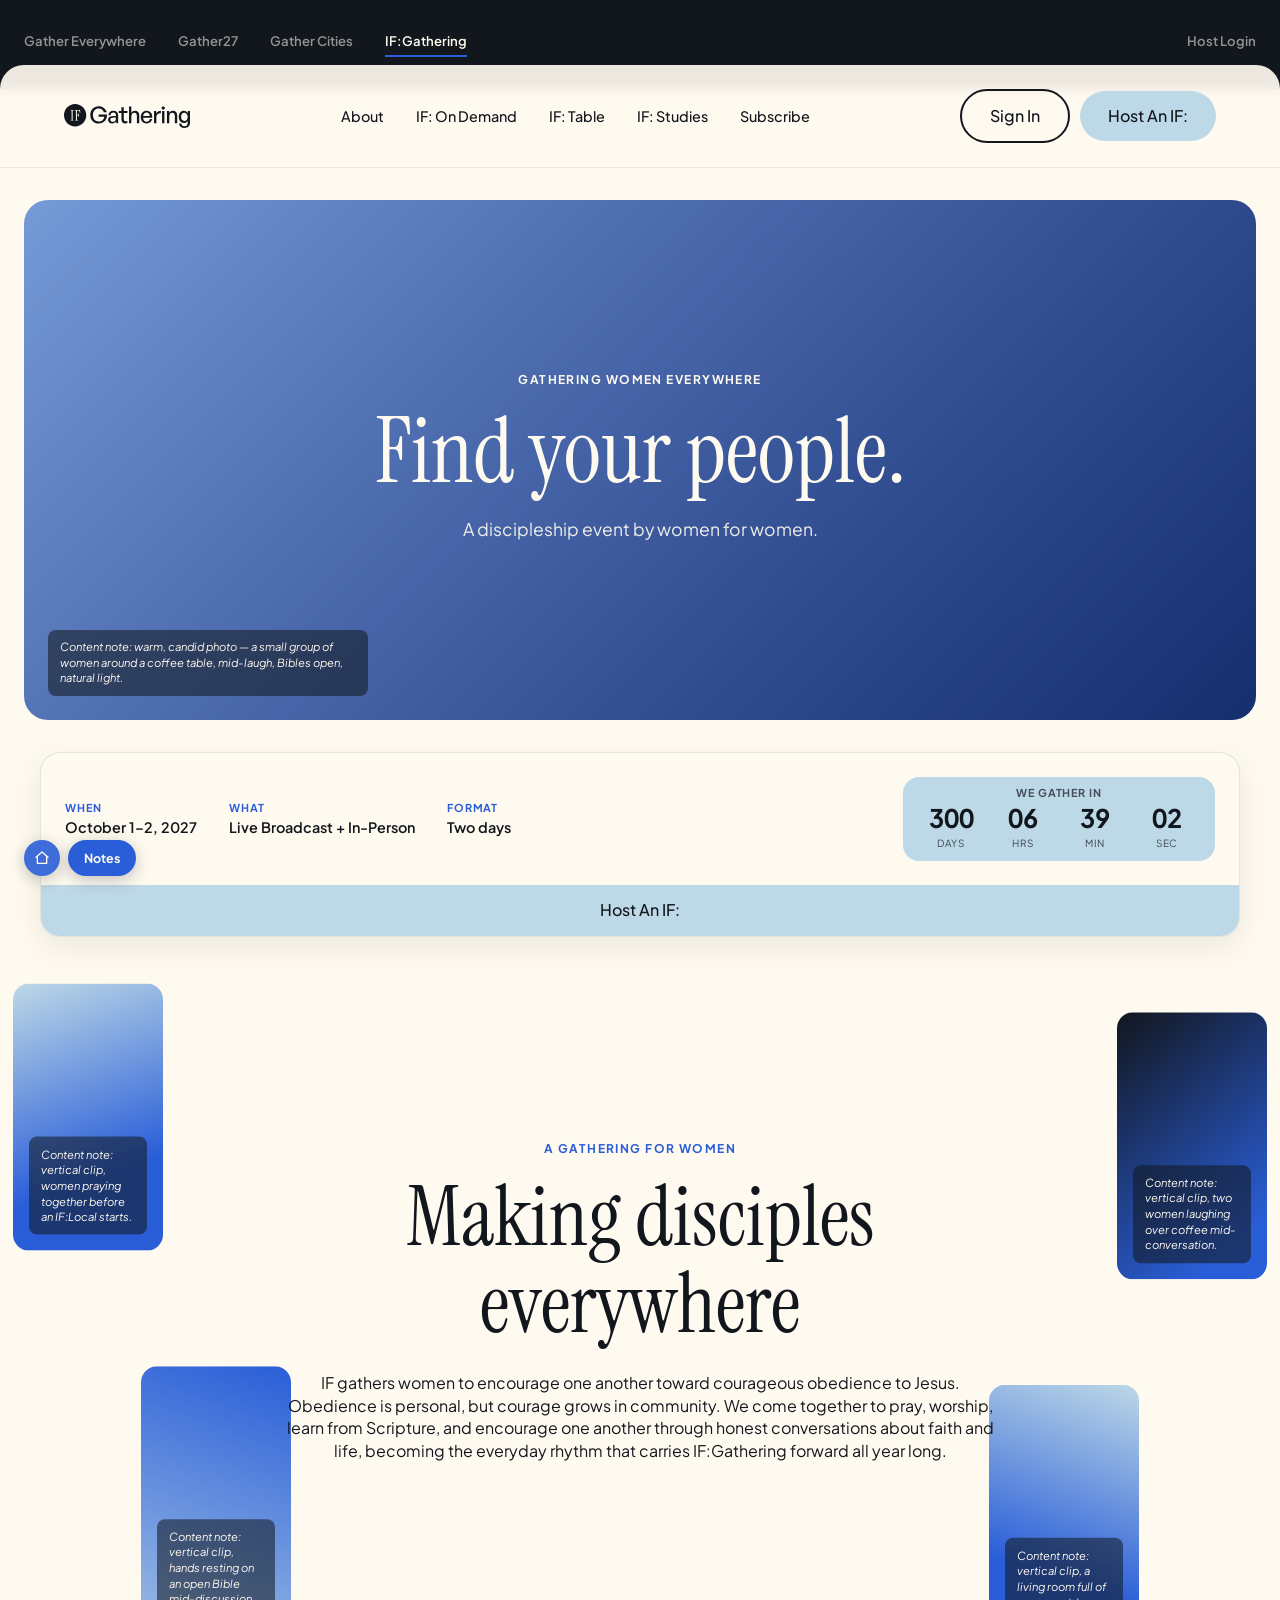
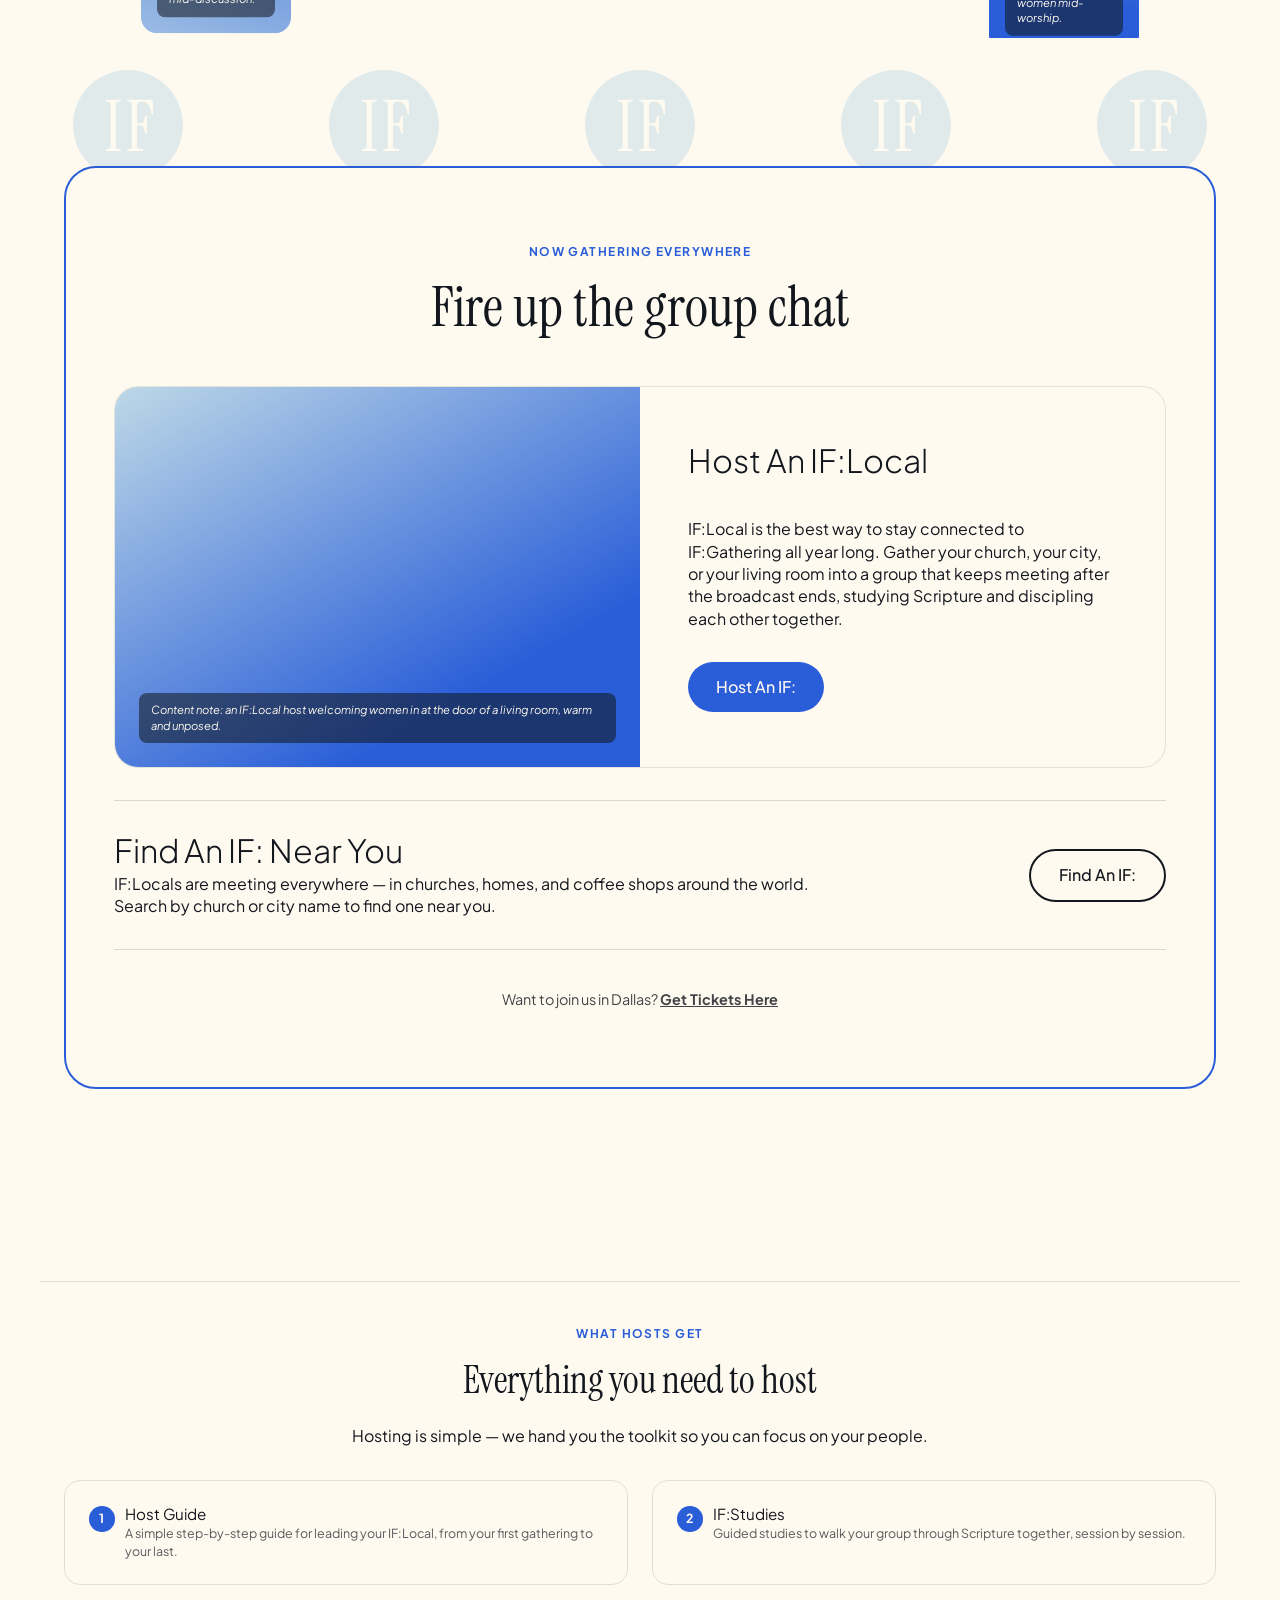
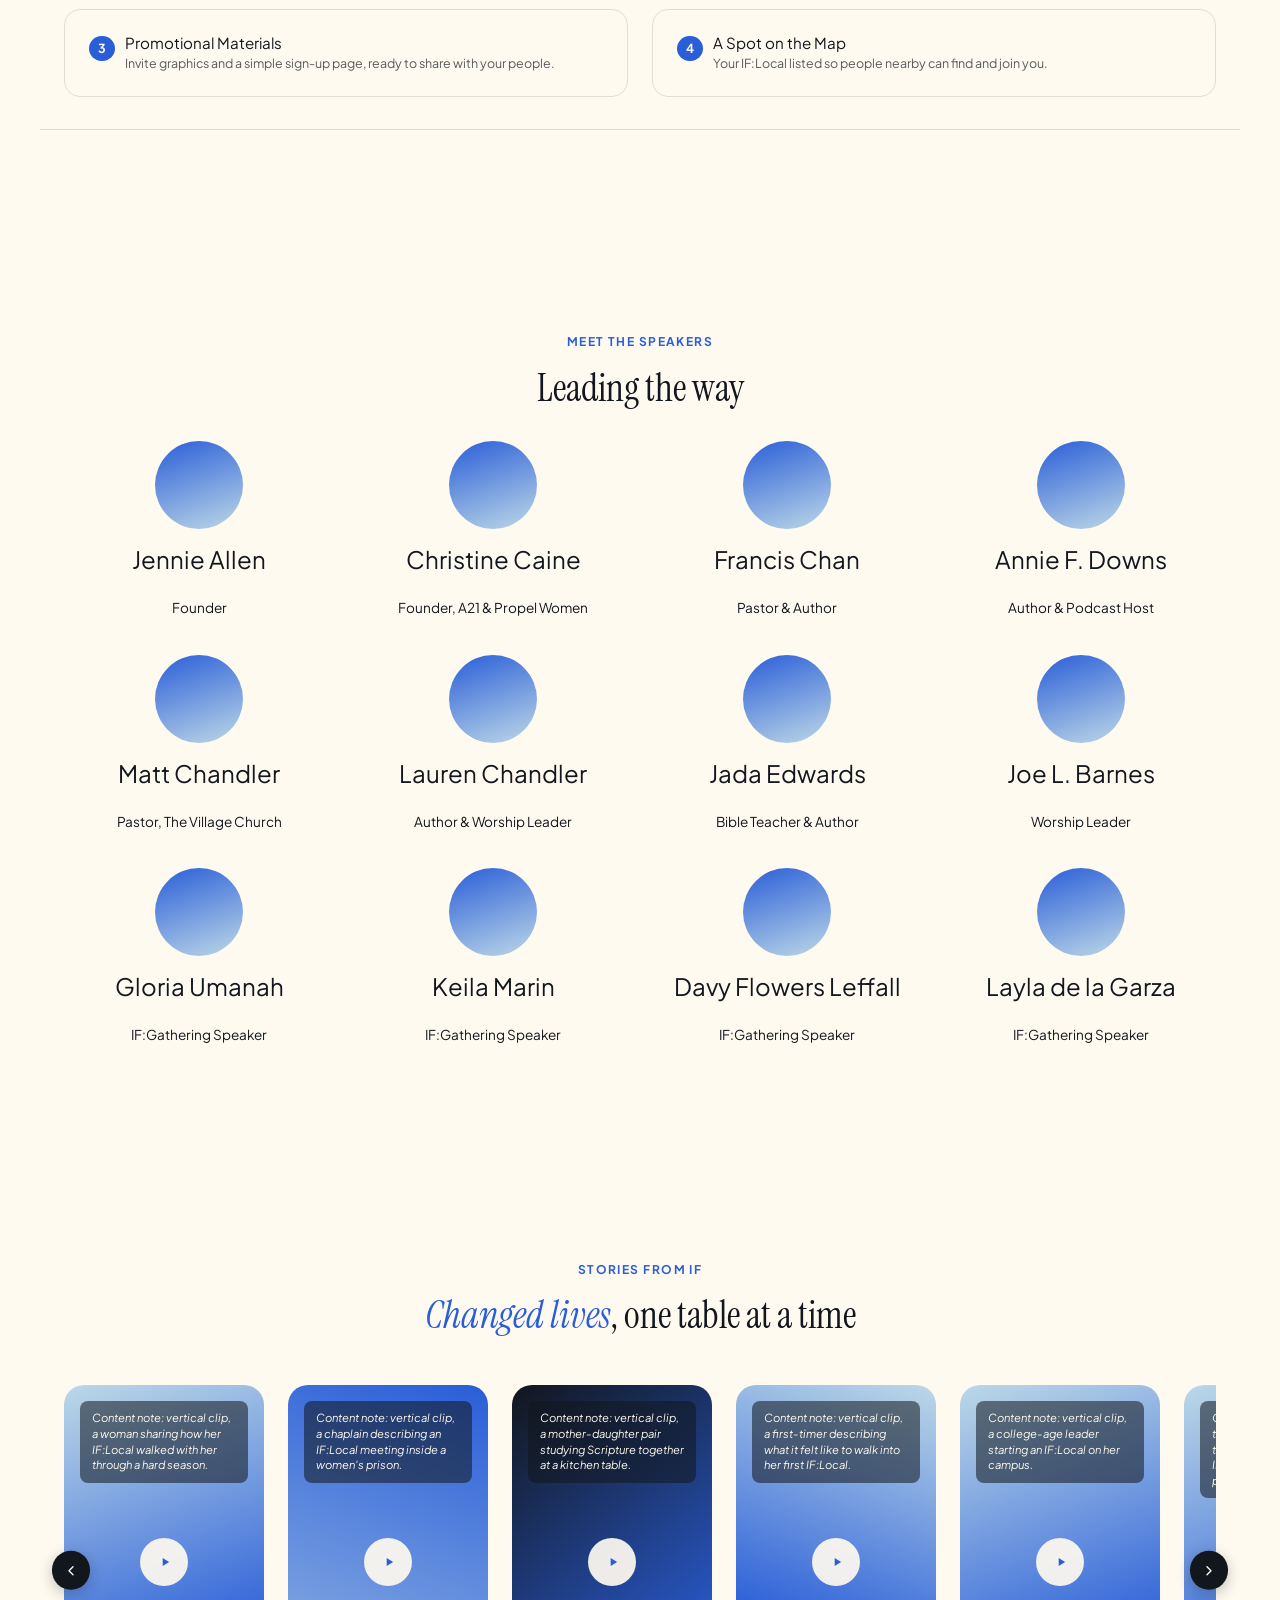
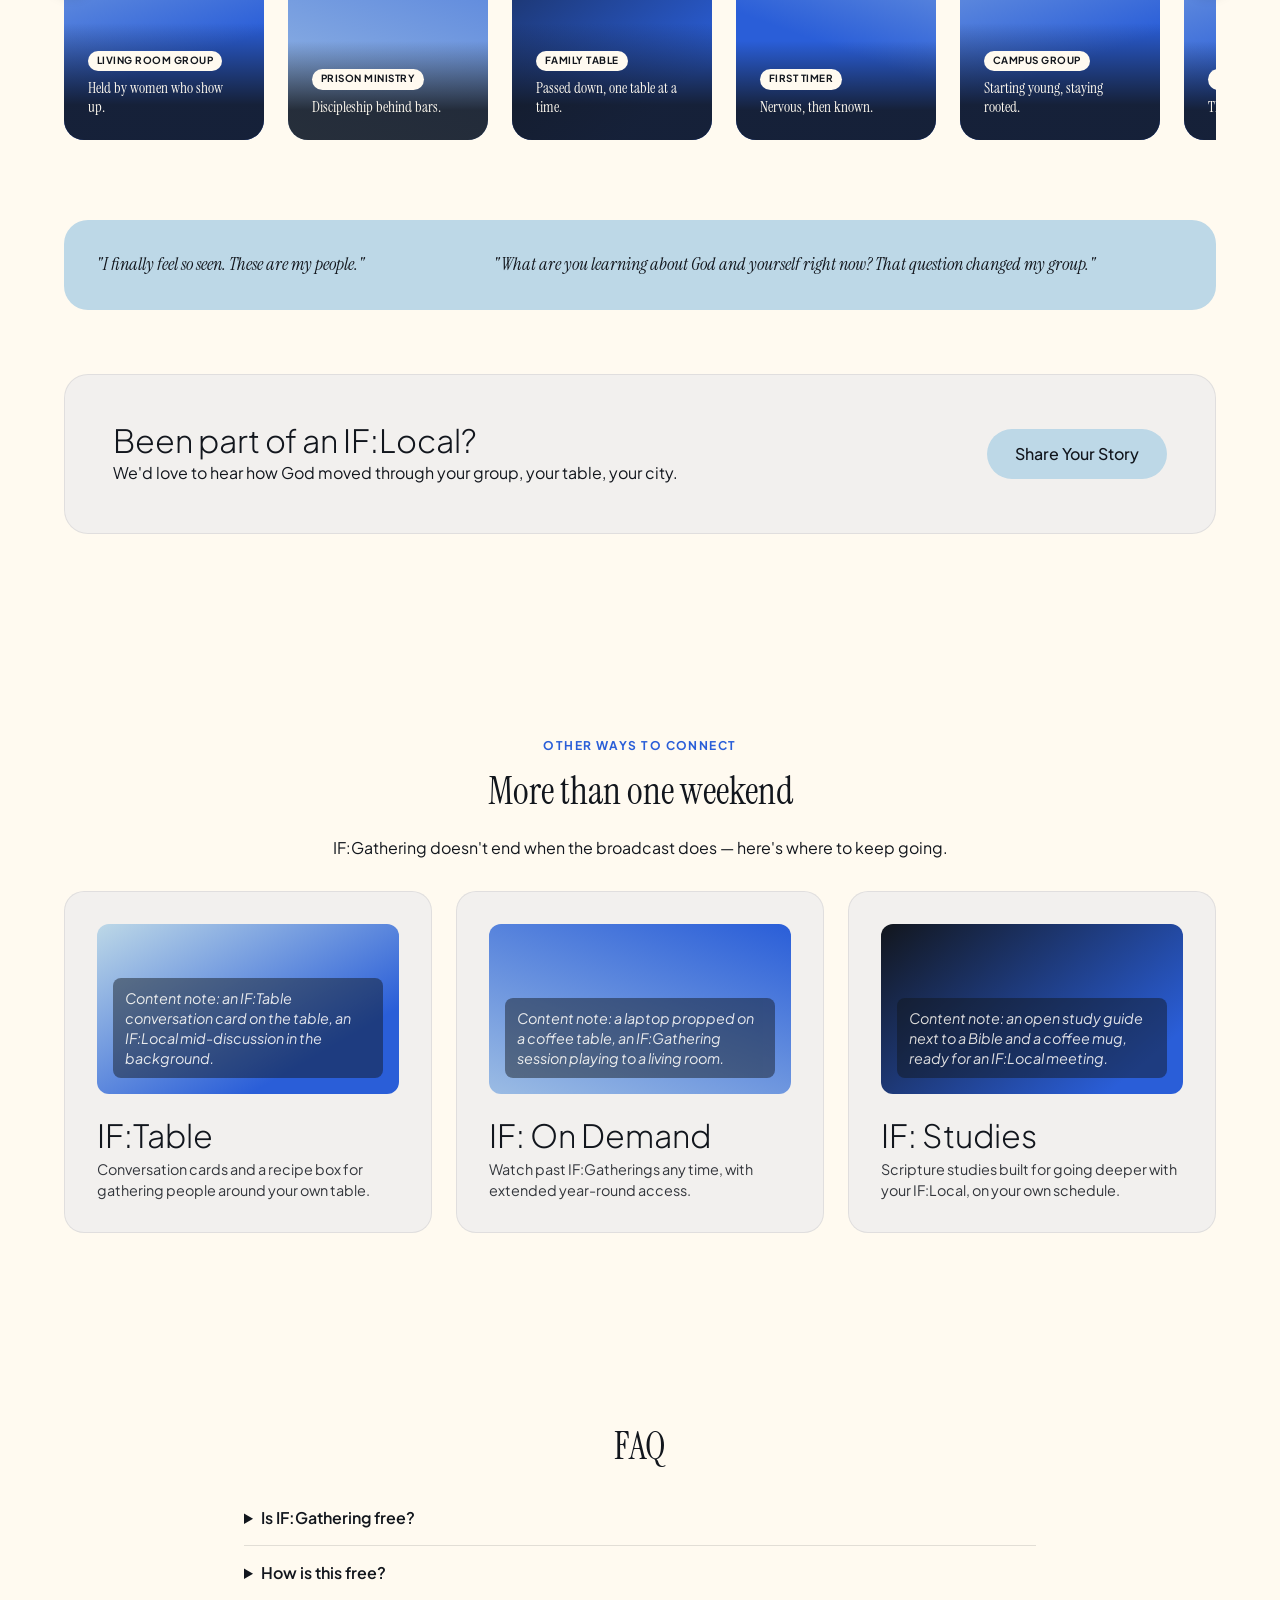
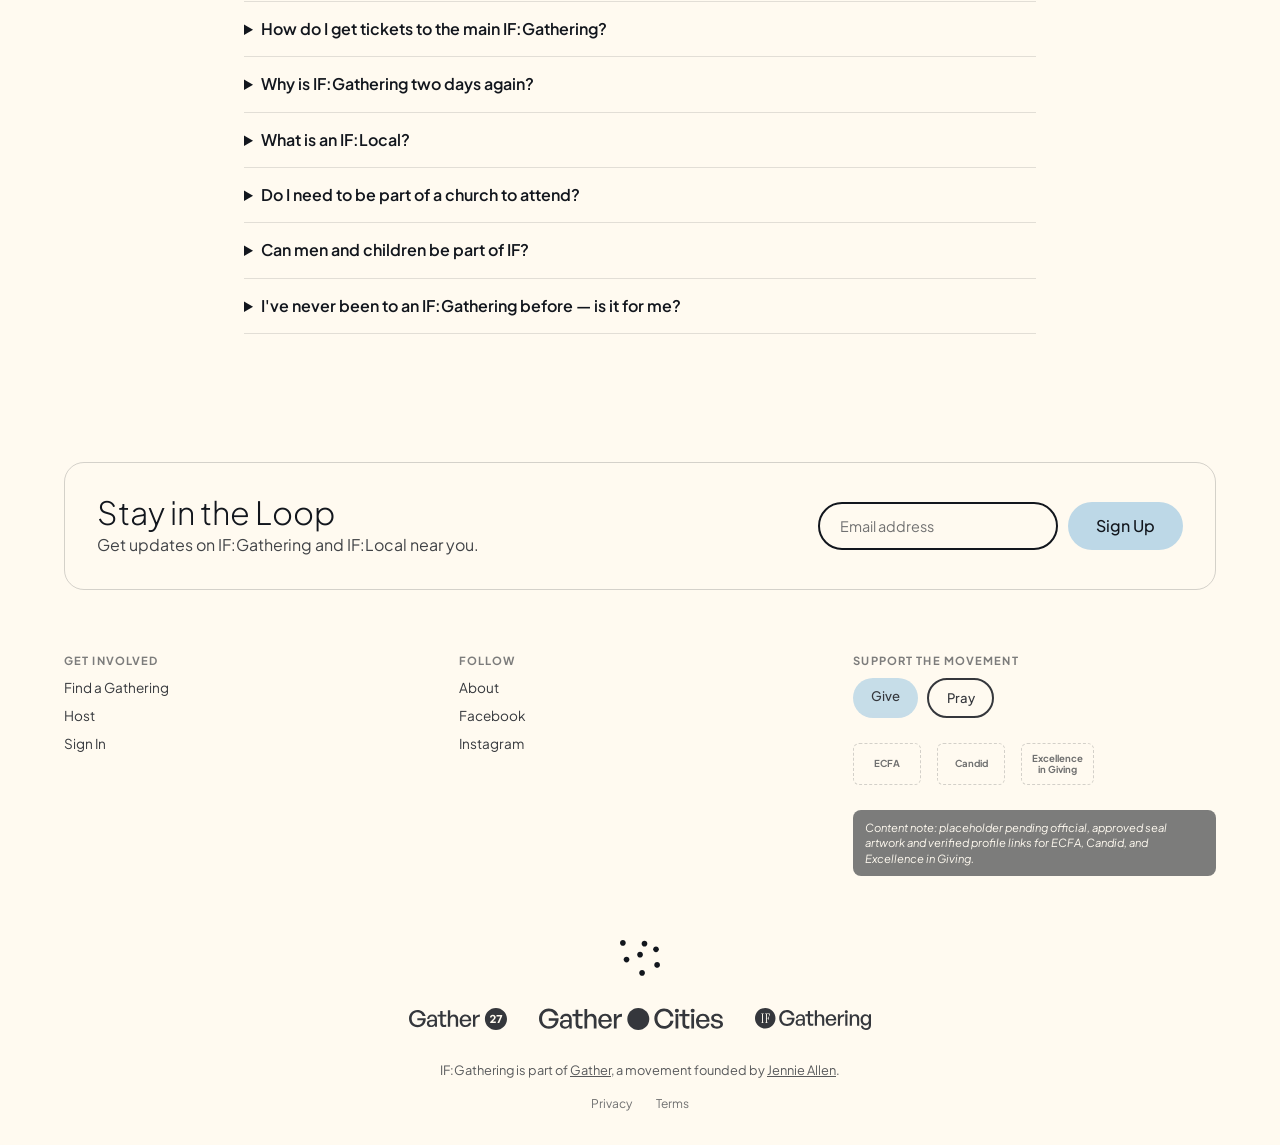
<file: if-gathering.html>
<!DOCTYPE html>
<html lang="en">
<head>
<meta charset="UTF-8">
<meta name="viewport" content="width=device-width, initial-scale=1.0">
<title>IF:Gathering — Wireframe</title>
<link rel="stylesheet" href="css/tokens.css">
<link rel="stylesheet" href="css/base.css">
<link rel="stylesheet" href="css/review-mode.css">
<style>
  /* Page reads as one continuous Off-White surface for now (no Light Blue
     section-blocking) — a deliberate "start plain, layer color back in
     later" step, not a final palette call. */
  body { background: var(--color-off-white); }

  /* IF:Gathering's own dominant pairing, per the brand guide: Off-White +
     Light Blue, airy and spacious, letting photography and type lead.
     Headings/body/logo stay Dark Blue (pairing-01 defaults already match),
     but the button bg swaps to Light Blue rather than pairing-01's default
     Bright Blue — a deliberate, page-scoped override, same convention as
     Gather Cities' own --heading override. */
  .pairing-01 {
    --btn-bg: var(--color-light-blue);
    --btn-text: var(--color-dark-blue);
  }

  /* Instrument Serif Regular — the one expression allowed to use serif as
     body-adjacent type, not just an italic accent word (brand guide, IF
     section). Used for hero + section headings throughout this page. */
  .serif-heading { font-family: var(--font-secondary); font-style: normal; font-weight: 400; }

  .eyebrow-label {
    font-family: var(--font-primary);
    font-size: 0.75rem;
    font-weight: 700;
    letter-spacing: 0.12em;
    text-transform: uppercase;
    color: var(--color-bright-blue);
    margin-bottom: var(--space-2);
  }

  .content-note {
    font-family: var(--font-primary);
    font-size: 0.7rem;
    font-style: italic;
    line-height: 1.4;
    color: var(--color-off-white);
    background: rgba(18,22,29,0.55);
    padding: 0.6rem 0.75rem;
    border-radius: 0.5rem;
    margin: 0;
  }

  /* Sticky header — single nav row, own established nav shape (not
     byte-identical to Everywhere/Cities), per the build-context doc's
     explicit navigation call-out for this page. */
  .site-header { position: sticky; top: 0; z-index: 100; background: rgba(255,250,240,0.92); backdrop-filter: blur(6px); border-bottom: 1px solid rgba(18,22,29,0.08); } /* .gather-nav above it is no longer sticky, so this pins to the real viewport top */

  /* Mobile nav — 5 links + 2 buttons is more nav than any other page here,
     so at narrow widths the plain inline links get tucked behind a
     hamburger instead of wrapping/overlapping the logo. Reuses
     js/nav-menu.js, the same generic toggle Gather Cities/Everywhere use. */
  .nav-menu-mobile-toggle {
    display: none;
    width: 2.5rem; height: 2.5rem;
    border-radius: 50%;
    border: none;
    background: var(--color-bright-blue);
    color: var(--color-off-white);
    cursor: pointer;
    align-items: center;
    justify-content: center;
  }
  .nav-menu-mobile-toggle svg { width: 1rem; height: 1rem; }
  .nav-menu-panel {
    position: absolute;
    top: calc(100% + 0.5rem);
    right: var(--space-3);
    min-width: 220px;
    background: var(--color-off-white);
    color: var(--color-dark-blue);
    border-radius: 1rem;
    padding: var(--space-3);
    box-shadow: 0 12px 32px rgba(18,22,29,0.18);
    display: none;
    flex-direction: column;
    gap: 0.3rem;
    z-index: 200;
  }
  .nav-menu-panel.open { display: flex; }
  .nav-menu-panel a { color: var(--color-dark-blue); text-decoration: none; font-size: 0.95rem; padding-block: 0.35rem; }
  .nav-menu-panel a:hover { color: var(--color-bright-blue); }
  @media (max-width: 700px) {
    .site-nav .links { display: none; }
    .site-nav .btn-outline { display: none; }
    .nav-menu-mobile-toggle { display: flex; }
  }

  /* Hero — full-bleed rounded image container (Gather Everywhere's own
     hero pattern), big centered serif headline over it, an info-bar/event
     toolbar (Gather27's pattern) floating below with the countdown
     and the primary CTA built in. */
  .hero-image {
    position: relative;
    width: calc(100vw - 3rem);
    margin-left: calc(50% - 50vw + 1.5rem);
    min-height: 520px;
    border-radius: 1.5rem;
    display: flex;
    align-items: center;
    justify-content: center;
    overflow: hidden;
    background:
      linear-gradient(135deg, rgba(42,94,216,0.45), rgba(18,22,29,0.55)),
      linear-gradient(135deg, var(--color-light-blue), var(--color-bright-blue));
    background-blend-mode: multiply;
  }
  .hero-content { padding-block: var(--space-6); }
  .hero-image .content-note { position: absolute; left: var(--space-3); bottom: var(--space-3); max-width: 320px; }
  @media (max-width: 700px) {
    .hero-image { min-height: 420px; }
    .hero-image .content-note { display: none; }
  }

  .hero-info-bar {
    width: calc(100vw - 2rem);
    max-width: var(--container-max);
    margin-inline: auto;
    margin-top: var(--space-4);
    background: var(--color-off-white);
    border: 1px solid rgba(18,22,29,0.1);
    border-radius: 1.25rem;
    overflow: hidden;
    box-shadow: 0 10px 30px rgba(18,22,29,0.08);
  }
  .hero-info-bar-inner {
    display: flex;
    align-items: center;
    justify-content: space-between;
    gap: var(--space-4);
    padding-block: var(--space-3);
    flex-wrap: wrap;
  }
  .hero-info-detail { display: flex; gap: var(--space-4); flex-wrap: wrap; }
  .hero-info-detail-item { display: flex; flex-direction: column; gap: 0.15rem; }
  .hero-info-detail-label {
    font-family: var(--font-primary);
    font-size: 0.68rem;
    font-weight: 700;
    letter-spacing: 0.08em;
    text-transform: uppercase;
    color: var(--color-bright-blue);
  }
  .hero-info-detail-value { font-size: 0.9rem; font-weight: 600; color: var(--color-dark-blue); }
  .hero-countdown-box {
    align-self: stretch;
    display: flex;
    flex-direction: column;
    align-items: center;
    justify-content: center;
    gap: 0.3rem;
    background: var(--color-light-blue);
    border-radius: 1rem;
    padding: 0.5rem 1.5rem;
  }
  .hero-countdown-box .hero-info-detail-label { margin: 0; color: var(--color-dark-blue); opacity: 0.7; }
  .hero-countdown { display: flex; justify-content: center; gap: var(--space-3); }
  .countdown-unit { text-align: center; min-width: 48px; }
  .countdown-num {
    display: block;
    font-size: 1.6rem;
    font-weight: 700;
    font-family: var(--font-primary);
    line-height: 1;
    font-variant-numeric: tabular-nums;
    color: var(--color-dark-blue);
  }
  .countdown-label { font-size: 0.62rem; text-transform: uppercase; letter-spacing: 0.08em; opacity: 0.75; color: var(--color-dark-blue); }
  .hero-info-bar-cta {
    display: block;
    width: 100%;
    margin: 0;
    padding: 0.9rem 1rem;
    border-radius: 0;
    text-align: center;
    background: var(--color-light-blue);
    color: var(--color-dark-blue);
  }
  @media (max-width: 800px) {
    .hero-info-bar-inner { flex-direction: column; align-items: stretch; }
  }

  /* What It Is — jumbo art-moment (Gather Cities' floating-tiles pattern),
     regular (not italic) serif per IF's own brand exception. */
  #what-it-is { position: relative; overflow: hidden; }
  .jumbo-wrap { position: relative; z-index: 2; padding-block: var(--space-6); }
  .jumbo-headline { font-size: clamp(2.5rem, 6.5vw, 5.5rem); line-height: 1.05; max-width: 18ch; margin-inline: auto; }
  .why-float {
    position: absolute;
    z-index: 1;
    width: 150px;
    aspect-ratio: 9 / 16;
    border-radius: 1rem;
    overflow: hidden;
    display: flex;
    align-items: flex-end;
    padding: var(--space-2);
    will-change: transform;
  }
  .why-float .content-note { max-width: 100%; }
  .why-float-1 { left: 1%; top: 4%; background: linear-gradient(160deg, var(--color-light-blue), var(--color-bright-blue) 70%); }
  .why-float-2 { left: 11%; bottom: 2%; background: linear-gradient(200deg, var(--color-bright-blue), var(--color-light-blue) 130%); }
  .why-float-3 { right: 1%; top: 8%; background: linear-gradient(140deg, var(--color-dark-blue), var(--color-bright-blue) 85%); }
  .why-float-4 { right: 11%; bottom: 0%; background: linear-gradient(200deg, var(--color-light-blue), var(--color-bright-blue) 70%); }
  @media (max-width: 900px) { .why-float { display: none; } }

  /* Get Involved — three-tier CTA stack, same shape as Gather27's
     get-involved section: big host card, secondary find banner, a small
     tertiary attend line. Sits inside a White card with a Bright Blue
     outline (was a solid Light Blue fill) — buttons inside stay Bright
     Blue since White no longer needs the contrast swap Light Blue did. */
  #get-involved { position: relative; overflow: hidden; }
  /* A row of the real IF badge asset, faded, behind the eyebrow/heading —
     "fun" decorative flourish moved here from the hero. Real gotcha:
     a negative z-index here (to sit "behind" the text/band) combined
     with this section's own overflow:hidden made the whole row fail to
     render/hit-test at all in this environment — confirmed via
     elementFromPoint returning the section instead of the image, even
     with opacity forced to 1. Fix: keep this row at z-index:0 (not
     negative) and instead push the actual content (.container) to
     z-index:1 below, so stacking order still puts text/band on top. */
  .get-involved-badge-row {
    position: absolute;
    inset: 0;
    display: flex;
    justify-content: space-around;
    align-items: flex-start;
    padding-top: var(--space-4);
    z-index: 0;
    pointer-events: none;
  }
  #get-involved > .container { position: relative; z-index: 1; }
  .get-involved-badge-row img { width: 110px; height: auto; opacity: 0.45; }
  @media (max-width: 700px) { .get-involved-badge-row img { width: 60px; } }
  .get-involved-band {
    background: var(--color-off-white);
    border: 2px solid var(--color-bright-blue);
    border-radius: 2rem;
    padding: var(--space-6) var(--space-5);
    margin-top: var(--space-4);
    --btn-bg: var(--color-bright-blue);
    --btn-text: var(--color-off-white);
  }
  .get-involved-heading { font-size: clamp(2.75rem, 5vw, 3.5rem); }
  .host-card {
    display: grid;
    grid-template-columns: 1fr 1fr;
    align-items: stretch;
    background: var(--color-off-white);
    border: 1px solid rgba(18,22,29,0.1);
    border-radius: 1.5rem;
    overflow: hidden;
    margin-top: var(--space-5);
  }
  .host-card-media {
    position: relative;
    min-height: 380px;
    display: flex;
    align-items: flex-end;
    padding: var(--space-3);
    background: linear-gradient(150deg, var(--color-light-blue), var(--color-bright-blue) 75%);
  }
  .host-card-body { padding: var(--space-5); display: flex; flex-direction: column; justify-content: center; }
  @media (max-width: 700px) {
    .host-card { grid-template-columns: 1fr; }
    .host-card-media { min-height: 240px; }
  }
  .find-banner {
    margin-top: var(--space-4);
    display: flex;
    align-items: center;
    justify-content: space-between;
    gap: var(--space-3);
    flex-wrap: wrap;
    padding-top: var(--space-4);
    border-top: 1px solid rgba(18,22,29,0.15);
  }
  .find-banner h3 { margin-bottom: 0.25rem; }
  .find-banner p { margin: 0; }
  .attend-tier { text-align: center; margin-top: var(--space-4); padding-top: var(--space-3); border-top: 1px solid rgba(18,22,29,0.15); }
  .attend-tier p { margin-inline: auto; font-size: 0.9rem; opacity: 0.8; }
  .attend-tier .attend-link { color: var(--color-dark-blue); font-weight: 700; text-decoration: underline; }

  /* What Hosts Get — same pattern as Gather27's: framed top/bottom to
     match, 2x2 grid of bordered cards. Light-background border colors
     here since this page is pairing-01, unlike Gather27's dark bg. */
  .how-step { display: flex; align-items: flex-start; gap: 0.65rem; max-width: 240px; text-align: left; }
  .how-step-number {
    flex-shrink: 0;
    display: flex; align-items: center; justify-content: center;
    width: 1.6rem; height: 1.6rem;
    margin-top: 0.1rem;
    border-radius: 50%;
    background: var(--color-bright-blue);
    color: var(--color-off-white);
    font-size: 0.78rem;
    font-weight: 700;
    font-family: var(--font-primary);
  }
  .how-step h4 { font-size: 0.95rem; margin: 0 0 0.15rem; }
  .how-step p { font-size: 0.78rem; opacity: 0.7; margin: 0; }
  .host-benefits-frame {
    border-top: 1px solid rgba(18,22,29,0.12);
    border-bottom: 1px solid rgba(18,22,29,0.12);
    padding-block: var(--space-4);
  }
  .host-benefits-grid {
    display: grid;
    grid-template-columns: repeat(2, 1fr);
    gap: var(--space-3);
    margin-top: var(--space-4);
  }
  .how-step.bordered-card {
    max-width: none;
    padding: var(--space-3);
    border: 1px solid rgba(18,22,29,0.12);
    border-radius: 1rem;
  }
  @media (max-width: 700px) {
    .host-benefits-grid { grid-template-columns: 1fr; }
  }

  .leader-card { text-align:center; background:none; border:none; font:inherit; color:inherit; padding:0; cursor:pointer; }
  .leader-card .avatar {
    width: 88px; height: 88px; border-radius:50%;
    background: linear-gradient(160deg, var(--color-bright-blue), var(--color-light-blue));
    margin: 0 auto var(--space-2);
  }
  .leader-grid > .leader-card.is-hidden { display: none; }
  .leader-pagination { display: flex; align-items: center; justify-content: center; gap: var(--space-3); margin-top: var(--space-5); }
  .leader-page-btn {
    width: 2.25rem; height: 2.25rem;
    border-radius: 50%;
    border: 1px solid rgba(18,22,29,0.3);
    background: transparent;
    color: var(--color-dark-blue);
    font-size: 1.1rem;
    cursor: pointer;
  }
  .leader-page-btn:disabled { opacity: 0.3; cursor: default; }
  .leader-page-dots { display: flex; gap: 0.5rem; }
  .leader-page-dot { width: 0.55rem; height: 0.55rem; border-radius: 50%; background: rgba(18,22,29,0.2); border: none; padding: 0; cursor: pointer; }
  .leader-page-dot.active { background: var(--color-bright-blue); }

  .modal-overlay {
    position: fixed; inset: 0;
    background: rgba(18,22,29,0.55);
    display: none;
    align-items: center; justify-content: center;
    padding: var(--space-3);
    z-index: 600;
  }
  .modal-overlay.open { display: flex; }
  .modal-box {
    background: var(--color-off-white);
    color: var(--color-dark-blue);
    border-radius: 1.25rem;
    max-width: 460px; width: 100%;
    max-height: 80vh; overflow-y: auto;
    padding: var(--space-5);
    position: relative;
    text-align: center;
  }
  .modal-close {
    position: absolute; top: var(--space-3); right: var(--space-3);
    width: 2rem; height: 2rem; border-radius: 50%;
    border: none; background: rgba(18,22,29,0.08);
    color: var(--color-dark-blue); font-size: 1.1rem; line-height: 1;
    cursor: pointer;
  }
  .leader-modal-photo { width: 96px; height: 96px; border-radius: 50%; margin: 0 auto var(--space-3); background: linear-gradient(160deg, var(--color-bright-blue), var(--color-light-blue)); }
  .leader-modal-role { color: var(--color-bright-blue); font-weight: 700; font-size: 0.78rem; text-transform: uppercase; letter-spacing: 0.08em; margin-bottom: var(--space-2); }

  /* Stories — testimony reel leads, then plain italic-serif quotes (no
     card chrome), then a bigger Share Your Story banner. */
  .reel-wrap { position: relative; margin-top: var(--space-3); }
  .reel-row { display: flex; gap: var(--space-3); overflow-x: auto; padding-bottom: var(--space-2); scroll-snap-type: x proximity; scrollbar-width: none; }
  .reel-row::-webkit-scrollbar { display: none; }
  .reel-card { position: relative; flex: 0 0 auto; width: 200px; aspect-ratio: 9/16; border-radius: 1.25rem; overflow: hidden; scroll-snap-align: start; }
  .reel-media { position: absolute; inset: 0; display: flex; align-items: flex-start; padding: var(--space-2); background: linear-gradient(160deg, var(--color-light-blue), var(--color-bright-blue) 75%); }
  .reel-card:nth-child(2) .reel-media { background: linear-gradient(200deg, var(--color-bright-blue), var(--color-light-blue) 130%); }
  .reel-card:nth-child(3) .reel-media { background: linear-gradient(140deg, var(--color-dark-blue), var(--color-bright-blue) 85%); }
  .reel-card:nth-child(4) .reel-media { background: linear-gradient(200deg, var(--color-light-blue), var(--color-bright-blue) 70%); }
  .reel-media .content-note { max-width: 100%; }
  .reel-play { position: absolute; top: 50%; left: 50%; transform: translate(-50%, -50%); width: 3rem; height: 3rem; border-radius: 50%; background: rgba(255,250,240,0.92); color: var(--color-bright-blue); display: flex; align-items: center; justify-content: center; padding-left: 2px; }
  .reel-caption { position: absolute; left: 0; right: 0; bottom: 0; z-index: 2; padding: var(--space-3); background: linear-gradient(to top, rgba(18,22,29,0.85) 30%, transparent); }
  .reel-caption .tag-pill { display: inline-block; font-family: var(--font-primary); font-size: 0.62rem; font-weight: 700; letter-spacing: 0.05em; text-transform: uppercase; padding: 0.22rem 0.55rem; border-radius: 999px; background: var(--color-off-white); color: var(--color-dark-blue); margin-bottom: 0.5rem; }
  .reel-caption h3 { font-family: var(--font-secondary); font-style: normal; font-weight: 400; font-size: 0.92rem; line-height: 1.25; margin: 0; color: var(--color-off-white); }
  @media (max-width: 700px) { .reel-card { width: 160px; } }
  .reel-nav { position: absolute; top: 50%; transform: translateY(-50%); width: 2.4rem; height: 2.4rem; border-radius: 50%; border: none; background: var(--color-dark-blue); color: var(--color-off-white); cursor: pointer; display: flex; align-items: center; justify-content: center; box-shadow: 0 4px 14px rgba(18,22,29,0.25); z-index: 5; }
  .reel-nav.prev { left: -0.75rem; }
  .reel-nav.next { right: -0.75rem; }
  @media (max-width: 700px) { .reel-nav.prev { left: 0.25rem; } .reel-nav.next { right: 0.25rem; } }

  .quote-ticker-wrap {
    overflow: hidden;
    margin-top: var(--space-6);
    border-radius: 1.5rem;
    background: var(--color-light-blue);
    padding-block: var(--space-4);
  }
  .quote-ticker-track { display: flex; gap: var(--space-6); width: max-content; animation: quote-ticker-scroll 42s linear infinite; }
  .quote-ticker-item {
    white-space: nowrap;
    font-family: var(--font-secondary);
    font-style: italic;
    font-weight: 400;
    font-size: 1.15rem;
    color: var(--color-dark-blue);
    padding-inline: var(--space-4);
  }
  @keyframes quote-ticker-scroll { from { transform: translateX(0); } to { transform: translateX(-50%); } }
  @media (prefers-reduced-motion: reduce) { .quote-ticker-track { animation: none; overflow-x: auto; } }

  .share-story-banner {
    margin-top: var(--space-6);
    display: flex;
    align-items: center;
    justify-content: space-between;
    gap: var(--space-4);
    flex-wrap: wrap;
    background: rgba(42,94,216,0.06);
    border: 1px solid rgba(18,22,29,0.08);
    border-radius: 1.5rem;
    padding: var(--space-5);
  }
  .share-story-banner h3 { margin-bottom: 0.25rem; }
  .share-story-banner p { margin: 0; }

  /* Other Ways to Connect */
  .connect-card {
    display: block;
    text-decoration: none;
    color: inherit;
    background: rgba(42,94,216,0.06);
    border: 1px solid rgba(18,22,29,0.08);
    border-radius: 1.25rem;
    padding: var(--space-4);
    transition: border-color 0.15s ease, background 0.15s ease;
  }
  .connect-card:hover { background: rgba(42,94,216,0.12); border-color: var(--color-bright-blue); }
  .connect-card-media {
    aspect-ratio: 16 / 9;
    border-radius: 0.75rem;
    margin-bottom: var(--space-3);
    display: flex;
    align-items: flex-end;
    padding: var(--space-2);
    background: linear-gradient(150deg, var(--color-light-blue), var(--color-bright-blue) 75%);
  }
  .connect-card:nth-child(2) .connect-card-media { background: linear-gradient(200deg, var(--color-bright-blue), var(--color-light-blue) 130%); }
  .connect-card:nth-child(3) .connect-card-media { background: linear-gradient(140deg, var(--color-dark-blue), var(--color-bright-blue) 85%); }
  .connect-card-media .content-note { max-width: 100%; }
  .connect-card h3 { margin-bottom: 0.4rem; }
  .connect-card p { margin: 0; font-size: 0.9rem; opacity: 0.85; }

  .faq-item { border-bottom: 1px solid rgba(18,22,29,0.12); padding-block: var(--space-2); }
  .faq-item summary { cursor:pointer; font-weight:600; }

  .btn-goto-tooltip {
    position: fixed; top: 0; left: 0; z-index: 1000;
    background: var(--color-dark-blue);
    color: var(--color-off-white);
    font-family: var(--font-primary);
    font-size: 0.75rem; font-weight: 600;
    padding: 0.4rem 0.75rem;
    border-radius: 999px;
    white-space: nowrap;
    pointer-events: none;
    opacity: 0;
    transform: translateY(4px);
    transition: opacity 0.12s ease, transform 0.12s ease;
  }
  .btn-goto-tooltip.visible { opacity: 1; transform: translateY(0); }
</style>
</head>
<body data-page="if-gathering">

<div class="corner-cluster">
  <a href="index.html" class="home-link" aria-label="Back to index">
    <svg viewBox="0 0 24 24" fill="none" xmlns="http://www.w3.org/2000/svg"><path d="M3 11L12 3L21 11" stroke="currentColor" stroke-width="2" stroke-linecap="round" stroke-linejoin="round"/><path d="M5 10V20H19V10" stroke="currentColor" stroke-width="2" stroke-linecap="round" stroke-linejoin="round"/></svg>
  </a>
  <button type="button" class="notes-btn" data-open-notes>Notes</button>
</div>

<nav class="gather-nav" aria-label="Gather ecosystem navigation">
  <a href="gather-everywhere.html">Gather Everywhere</a>
  <a href="gather-global.html">Gather27</a>
  <a href="gather-cities.html">Gather Cities</a>
  <a href="if-gathering.html" class="current">IF:Gathering</a>
  <a href="#" data-tooltip="/host-login" class="gather-nav-login">Host Login</a>
</nav>

<header class="site-header pairing-01 page-top-layer">
  <nav class="site-nav container">
    <img src="assets/if-gathering-dark.svg" alt="IF:Gathering" style="height:24px; width:auto;">
    <ul class="links">
      <li><a href="#" data-tooltip="/who-we-are">About</a></li>
      <li><a href="#" data-tooltip="/on-demand">IF: On Demand</a></li>
      <li><a href="#" data-tooltip="/iftable">IF: Table</a></li>
      <li><a href="#" data-tooltip="/ifequip">IF: Studies</a></li>
      <li><a href="#" data-tooltip="/subscribe">Subscribe</a></li>
    </ul>
    <div style="position:relative; display:flex; align-items:center; gap: 0.6rem;">
      <a class="btn btn-outline" href="#" data-tooltip="/login" style="color:var(--color-dark-blue); border-color:var(--color-dark-blue);">Sign In</a>
      <a class="btn" href="#get-involved">Host An IF:</a>
      <button type="button" class="nav-menu-mobile-toggle" id="nav-menu-toggle" aria-expanded="false" aria-controls="nav-menu-panel" aria-label="Open menu">
        <svg viewBox="0 0 24 24" fill="none" xmlns="http://www.w3.org/2000/svg"><path d="M3 6H21" stroke="currentColor" stroke-width="2" stroke-linecap="round"/><path d="M3 12H21" stroke="currentColor" stroke-width="2" stroke-linecap="round"/><path d="M3 18H21" stroke="currentColor" stroke-width="2" stroke-linecap="round"/></svg>
      </button>
      <div class="nav-menu-panel" id="nav-menu-panel">
        <a href="#" data-tooltip="/who-we-are">About</a>
        <a href="#" data-tooltip="/on-demand">IF: On Demand</a>
        <a href="#" data-tooltip="/iftable">IF: Table</a>
        <a href="#" data-tooltip="/ifequip">IF: Studies</a>
        <a href="#" data-tooltip="/subscribe">Subscribe</a>
        <a href="#" data-tooltip="/login" style="border-top:1px solid rgba(18,22,29,0.1); padding-top:0.6rem; margin-top:0.2rem;">Sign In</a>
      </div>
    </div>
  </nav>
</header>

<main>

  <section id="hero" class="pairing-01" style="padding-block: var(--space-4);">
    <div class="hero-image">
      <div class="container hero-content" style="text-align:center;">
        <p class="eyebrow-label" style="color:var(--color-off-white); margin-inline:auto;">Gathering Women Everywhere</p>
        <h1 class="serif-heading" style="font-size: clamp(3.25rem, 7vw, 6.5rem); line-height:1.05; color:var(--color-off-white); margin-bottom:var(--space-2);">Find your people.</h1>
        <p style="max-width:52ch; margin-inline:auto; color:var(--color-off-white); opacity:0.92; font-size:1.1rem;">A discipleship event by women for women.</p>
      </div>
      <p class="content-note">Content note: warm, candid photo — a small group of women around a coffee table, mid-laugh, Bibles open, natural light.</p>
    </div>

    <div class="hero-info-bar">
      <div class="container hero-info-bar-inner">
        <div class="hero-info-detail">
          <div class="hero-info-detail-item">
            <span class="hero-info-detail-label">When</span>
            <span class="hero-info-detail-value">October 1–2, 2027</span>
          </div>
          <div class="hero-info-detail-item">
            <span class="hero-info-detail-label">What</span>
            <span class="hero-info-detail-value">Live Broadcast + In-Person</span>
          </div>
          <div class="hero-info-detail-item">
            <span class="hero-info-detail-label">Format</span>
            <span class="hero-info-detail-value">Two days</span>
          </div>
        </div>
        <div class="hero-countdown-box">
          <span class="hero-info-detail-label">We Gather In</span>
          <div class="hero-countdown" id="hero-countdown" aria-live="polite">
            <div class="countdown-unit"><span class="countdown-num" data-unit="days">--</span><span class="countdown-label">Days</span></div>
            <div class="countdown-unit"><span class="countdown-num" data-unit="hours">--</span><span class="countdown-label">Hrs</span></div>
            <div class="countdown-unit"><span class="countdown-num" data-unit="minutes">--</span><span class="countdown-label">Min</span></div>
            <div class="countdown-unit"><span class="countdown-num" data-unit="seconds">--</span><span class="countdown-label">Sec</span></div>
          </div>
        </div>
      </div>
      <a class="btn hero-info-bar-cta" href="#get-involved">Host An IF:</a>
    </div>
  </section>

  <section id="what-it-is" class="pairing-01">
    <div class="why-float why-float-1"><p class="content-note">Content note: vertical clip, women praying together before an IF:Local starts.</p></div>
    <div class="why-float why-float-2"><p class="content-note">Content note: vertical clip, hands resting on an open Bible mid-discussion.</p></div>
    <div class="why-float why-float-3"><p class="content-note">Content note: vertical clip, two women laughing over coffee mid-conversation.</p></div>
    <div class="why-float why-float-4"><p class="content-note">Content note: vertical clip, a living room full of women mid-worship.</p></div>
    <div class="container">
      <div class="jumbo-wrap" style="text-align:center;">
        <p class="eyebrow-label" style="margin-inline:auto;">A Gathering for Women</p>
        <h2 class="jumbo-headline serif-heading">Making disciples everywhere</h2>
        <p style="margin-inline:auto; max-width:60ch;">IF gathers women to encourage one another toward courageous obedience to Jesus. Obedience is personal, but courage grows in community. We come together to pray, worship, learn from Scripture, and encourage one another through honest conversations about faith and life, becoming the everyday rhythm that carries IF:Gathering forward all year long.</p>
      </div>
    </div>
  </section>

  <section id="get-involved" class="pairing-01">
    <div class="get-involved-badge-row" aria-hidden="true">
      <img src="assets/if-badge.svg" alt="">
      <img src="assets/if-badge.svg" alt="">
      <img src="assets/if-badge.svg" alt="">
      <img src="assets/if-badge.svg" alt="">
      <img src="assets/if-badge.svg" alt="">
    </div>
    <div class="container">
      <div class="get-involved-band">
        <p class="eyebrow-label" style="text-align:center; margin-inline:auto;">Now Gathering Everywhere</p>
        <h2 class="serif-heading get-involved-heading" style="text-align:center;">Fire up the group chat</h2>

        <div class="host-card">
          <div class="host-card-media">
            <p class="content-note">Content note: an IF:Local host welcoming women in at the door of a living room, warm and unposed.</p>
          </div>
          <div class="host-card-body">
            <h3>Host An IF:Local</h3>
            <p>IF:Local is the best way to stay connected to IF:Gathering all year long. Gather your church, your city, or your living room into a group that keeps meeting after the broadcast ends, studying Scripture and discipling each other together.</p>
            <a class="btn" href="#" data-tooltip="/host-if-local" style="margin-top:var(--space-2); align-self:flex-start;">Host An IF:</a>
          </div>
        </div>

        <div class="find-banner">
          <div>
            <h3>Find An IF: Near You</h3>
            <p>IF:Locals are meeting everywhere — in churches, homes, and coffee shops around the world. Search by church or city name to find one near you.</p>
          </div>
          <a class="btn btn-outline" href="#" data-tooltip="/find-an-if-local" style="color:var(--color-dark-blue); border-color:var(--color-dark-blue);">Find An IF:</a>
        </div>

        <div class="attend-tier">
          <p>Want to join us in Dallas? <a href="#" class="attend-link" data-tooltip="/tickets">Get Tickets Here</a></p>
        </div>
      </div>
    </div>
  </section>

  <section id="what-hosts-get" class="pairing-01">
    <div class="container host-benefits-frame">
      <p class="eyebrow-label" style="text-align:center; margin-inline:auto;">What Hosts Get</p>
      <h2 class="serif-heading" style="text-align:center;">Everything you need to host</h2>
      <p style="text-align:center; margin-inline:auto; max-width:52ch;">Hosting is simple — we hand you the toolkit so you can focus on your people.</p>

      <div class="host-benefits-grid">
        <div class="how-step bordered-card">
          <span class="how-step-number">1</span>
          <div><h4>Host Guide</h4><p>A simple step-by-step guide for leading your IF:Local, from your first gathering to your last.</p></div>
        </div>
        <div class="how-step bordered-card">
          <span class="how-step-number">2</span>
          <div><h4>IF:Studies</h4><p>Guided studies to walk your group through Scripture together, session by session.</p></div>
        </div>
        <div class="how-step bordered-card">
          <span class="how-step-number">3</span>
          <div><h4>Promotional Materials</h4><p>Invite graphics and a simple sign-up page, ready to share with your people.</p></div>
        </div>
        <div class="how-step bordered-card">
          <span class="how-step-number">4</span>
          <div><h4>A Spot on the Map</h4><p>Your IF:Local listed so people nearby can find and join you.</p></div>
        </div>
      </div>
    </div>
  </section>

  <section id="leaders" class="pairing-01">
    <div class="container">
      <p class="eyebrow-label" style="text-align:center; margin-inline:auto;">Meet the Speakers</p>
      <h2 class="serif-heading" style="text-align:center;">Leading the way</h2>
      <div class="grid grid-4 leader-grid" id="leader-grid" style="margin-top: var(--space-4);">
        <button type="button" class="leader-card" data-name="Jennie Allen" data-role="Founder" data-bio="Founder of IF:Gathering and Chief Storyteller for the wider Gather movement.">
          <div class="avatar"></div><h4>Jennie Allen</h4><p style="font-size:0.85rem;">Founder</p>
        </button>
        <button type="button" class="leader-card" data-name="Christine Caine" data-role="Founder, A21 &amp; Propel Women" data-bio="Founder of A21 and Propel Women, known for her teaching on freedom and calling.">
          <div class="avatar"></div><h4>Christine Caine</h4><p style="font-size:0.85rem;">Founder, A21 &amp; Propel Women</p>
        </button>
        <button type="button" class="leader-card" data-name="Francis Chan" data-role="Pastor &amp; Author" data-bio="Pastor and author known for calling the Church back to radical, wholehearted faith.">
          <div class="avatar"></div><h4>Francis Chan</h4><p style="font-size:0.85rem;">Pastor &amp; Author</p>
        </button>
        <button type="button" class="leader-card" data-name="Annie F. Downs" data-role="Author &amp; Podcast Host" data-bio="Author and podcast host encouraging women toward faith, friendship, and courage.">
          <div class="avatar"></div><h4>Annie F. Downs</h4><p style="font-size:0.85rem;">Author &amp; Podcast Host</p>
        </button>
        <button type="button" class="leader-card" data-name="Matt Chandler" data-role="Pastor, The Village Church" data-bio="Pastor of The Village Church, known for his teaching on the gospel and the local church.">
          <div class="avatar"></div><h4>Matt Chandler</h4><p style="font-size:0.85rem;">Pastor, The Village Church</p>
        </button>
        <button type="button" class="leader-card" data-name="Lauren Chandler" data-role="Author &amp; Worship Leader" data-bio="Author and worship leader, writing and singing about God's faithfulness.">
          <div class="avatar"></div><h4>Lauren Chandler</h4><p style="font-size:0.85rem;">Author &amp; Worship Leader</p>
        </button>
        <button type="button" class="leader-card" data-name="Jada Edwards" data-role="Bible Teacher &amp; Author" data-bio="Bible teacher and author helping women study Scripture with depth and joy.">
          <div class="avatar"></div><h4>Jada Edwards</h4><p style="font-size:0.85rem;">Bible Teacher &amp; Author</p>
        </button>
        <button type="button" class="leader-card" data-name="Joe L. Barnes" data-role="Worship Leader" data-bio="Worship leader and recording artist leading IF:Gathering in song.">
          <div class="avatar"></div><h4>Joe L. Barnes</h4><p style="font-size:0.85rem;">Worship Leader</p>
        </button>
        <button type="button" class="leader-card" data-name="Gloria Umanah" data-role="IF:Gathering Speaker" data-bio="Speaker at IF:Gathering, part of the 2027 lineup.">
          <div class="avatar"></div><h4>Gloria Umanah</h4><p style="font-size:0.85rem;">IF:Gathering Speaker</p>
        </button>
        <button type="button" class="leader-card" data-name="Keila Marin" data-role="IF:Gathering Speaker" data-bio="Speaker at IF:Gathering, part of the 2027 lineup.">
          <div class="avatar"></div><h4>Keila Marin</h4><p style="font-size:0.85rem;">IF:Gathering Speaker</p>
        </button>
        <button type="button" class="leader-card" data-name="Davy Flowers Leffall" data-role="IF:Gathering Speaker" data-bio="Speaker at IF:Gathering, part of the 2027 lineup.">
          <div class="avatar"></div><h4>Davy Flowers Leffall</h4><p style="font-size:0.85rem;">IF:Gathering Speaker</p>
        </button>
        <button type="button" class="leader-card" data-name="Layla de la Garza" data-role="IF:Gathering Speaker" data-bio="Speaker at IF:Gathering, part of the 2027 lineup.">
          <div class="avatar"></div><h4>Layla de la Garza</h4><p style="font-size:0.85rem;">IF:Gathering Speaker</p>
        </button>
      </div>
      <div class="leader-pagination" id="leader-pagination">
        <button type="button" class="leader-page-btn" data-page-nav="prev" aria-label="Previous leaders">‹</button>
        <div class="leader-page-dots" id="leader-page-dots"></div>
        <button type="button" class="leader-page-btn" data-page-nav="next" aria-label="Next leaders">›</button>
      </div>
    </div>
  </section>

  <section id="proof" class="pairing-01">
    <div class="container">
      <p class="eyebrow-label" style="text-align:center; margin-inline:auto;">Stories From IF</p>
      <h2 class="serif-heading" style="text-align:center; max-width:26ch; margin-inline:auto;"><span class="accent">Changed lives</span>, one table at a time</h2>

      <div class="reel-wrap" style="margin-top: var(--space-5);">
        <button type="button" class="reel-nav prev" id="reel-prev" aria-label="Previous">
          <svg viewBox="0 0 24 24" width="16" height="16"><path d="M15 6l-6 6 6 6" fill="none" stroke="currentColor" stroke-width="2" stroke-linecap="round" stroke-linejoin="round"/></svg>
        </button>
        <div class="reel-row" id="reel-row">
          <div class="reel-card">
            <div class="reel-media"><p class="content-note">Content note: vertical clip, a woman sharing how her IF:Local walked with her through a hard season.</p></div>
            <div class="reel-play" aria-hidden="true"><svg viewBox="0 0 24 24" width="14" height="14"><path d="M8 5v14l11-7z" fill="currentColor"/></svg></div>
            <div class="reel-caption"><span class="tag-pill">Living Room Group</span><h3>Held by women who show up.</h3></div>
          </div>
          <div class="reel-card">
            <div class="reel-media"><p class="content-note">Content note: vertical clip, a chaplain describing an IF:Local meeting inside a women's prison.</p></div>
            <div class="reel-play" aria-hidden="true"><svg viewBox="0 0 24 24" width="14" height="14"><path d="M8 5v14l11-7z" fill="currentColor"/></svg></div>
            <div class="reel-caption"><span class="tag-pill">Prison Ministry</span><h3>Discipleship behind bars.</h3></div>
          </div>
          <div class="reel-card">
            <div class="reel-media"><p class="content-note">Content note: vertical clip, a mother-daughter pair studying Scripture together at a kitchen table.</p></div>
            <div class="reel-play" aria-hidden="true"><svg viewBox="0 0 24 24" width="14" height="14"><path d="M8 5v14l11-7z" fill="currentColor"/></svg></div>
            <div class="reel-caption"><span class="tag-pill">Family Table</span><h3>Passed down, one table at a time.</h3></div>
          </div>
          <div class="reel-card">
            <div class="reel-media"><p class="content-note">Content note: vertical clip, a first-timer describing what it felt like to walk into her first IF:Local.</p></div>
            <div class="reel-play" aria-hidden="true"><svg viewBox="0 0 24 24" width="14" height="14"><path d="M8 5v14l11-7z" fill="currentColor"/></svg></div>
            <div class="reel-caption"><span class="tag-pill">First Timer</span><h3>Nervous, then known.</h3></div>
          </div>
          <div class="reel-card">
            <div class="reel-media"><p class="content-note">Content note: vertical clip, a college-age leader starting an IF:Local on her campus.</p></div>
            <div class="reel-play" aria-hidden="true"><svg viewBox="0 0 24 24" width="14" height="14"><path d="M8 5v14l11-7z" fill="currentColor"/></svg></div>
            <div class="reel-caption"><span class="tag-pill">Campus Group</span><h3>Starting young, staying rooted.</h3></div>
          </div>
          <div class="reel-card">
            <div class="reel-media"><p class="content-note">Content note: vertical clip, two women praying together after a hard week, IF:Local as their steady place.</p></div>
            <div class="reel-play" aria-hidden="true"><svg viewBox="0 0 24 24" width="14" height="14"><path d="M8 5v14l11-7z" fill="currentColor"/></svg></div>
            <div class="reel-caption"><span class="tag-pill">Steady Place</span><h3>The table that doesn't move.</h3></div>
          </div>
        </div>
        <button type="button" class="reel-nav next" id="reel-next" aria-label="Next">
          <svg viewBox="0 0 24 24" width="16" height="16"><path d="M9 6l6 6-6 6" fill="none" stroke="currentColor" stroke-width="2" stroke-linecap="round" stroke-linejoin="round"/></svg>
        </button>
      </div>

      <div class="quote-ticker-wrap" aria-label="Stories from IF:Locals">
        <div class="quote-ticker-track" id="quote-ticker-track"></div>
      </div>

      <div class="share-story-banner">
        <div>
          <h3>Been part of an IF:Local?</h3>
          <p>We'd love to hear how God moved through your group, your table, your city.</p>
        </div>
        <a class="btn" href="#" data-tooltip="/share-your-story">Share Your Story</a>
      </div>
    </div>
  </section>

  <section id="connect" class="pairing-01">
    <div class="container">
      <p class="eyebrow-label" style="text-align:center; margin-inline:auto;">Other Ways to Connect</p>
      <h2 class="serif-heading" style="text-align:center;">More than one weekend</h2>
      <p style="text-align:center; margin-inline:auto; max-width:56ch;">IF:Gathering doesn't end when the broadcast does — here's where to keep going.</p>
      <div class="grid grid-3" style="margin-top: var(--space-4);">
        <a class="connect-card" href="#" data-tooltip="/iftable">
          <div class="connect-card-media"><p class="content-note">Content note: an IF:Table conversation card on the table, an IF:Local mid-discussion in the background.</p></div>
          <h3>IF:Table</h3>
          <p>Conversation cards and a recipe box for gathering people around your own table.</p>
        </a>
        <a class="connect-card" href="#" data-tooltip="/on-demand">
          <div class="connect-card-media"><p class="content-note">Content note: a laptop propped on a coffee table, an IF:Gathering session playing to a living room.</p></div>
          <h3>IF: On Demand</h3>
          <p>Watch past IF:Gatherings any time, with extended year-round access.</p>
        </a>
        <a class="connect-card" href="#" data-tooltip="/ifequip">
          <div class="connect-card-media"><p class="content-note">Content note: an open study guide next to a Bible and a coffee mug, ready for an IF:Local meeting.</p></div>
          <h3>IF: Studies</h3>
          <p>Scripture studies built for going deeper with your IF:Local, on your own schedule.</p>
        </a>
      </div>
    </div>
  </section>

  <section id="faq" class="pairing-01">
    <div class="container" style="max-width:70ch;">
      <h2 class="serif-heading" style="text-align:center;">FAQ</h2>
      <details class="faq-item"><summary>Is IF:Gathering free?</summary><p>Yes. The broadcast is completely free to watch, wherever you are.</p></details>
      <details class="faq-item"><summary>How is this free?</summary><p>IF:Gathering is made possible by partners and individual givers, not by charging the women who take part. If you'd like to help fund it, you can <a href="#" data-tooltip="/give" style="color:inherit;">give here</a>.</p></details>
      <details class="faq-item"><summary>How do I get tickets to the main IF:Gathering?</summary><p>If you'd rather be in the room, <a href="#" data-tooltip="/tickets">tickets to the live event in Dallas</a> are available. Most people experience IF:Gathering through an IF:Local instead — gathering your own or finding one meeting near you, and watching together right where you are.</p></details>
      <details class="faq-item"><summary>Why is IF:Gathering two days again?</summary><p>We're returning to the original two-day format for 2027, after 2026's one-night event, IF:One Night — more room for teaching, worship, and community.</p></details>
      <details class="faq-item"><summary>What is an IF:Local?</summary><p>A small group — as few as 5 people — gathering year-round to study Scripture and disciple one another. IF:Locals meet in living rooms, churches, and even prisons.</p></details>
      <details class="faq-item"><summary>Do I need to be part of a church to attend?</summary><p>No — first-timers are welcome in person or online, whether or not you're already part of a church.</p></details>
      <details class="faq-item"><summary>Can men and children be part of IF?</summary><p>IF:Gathering itself is built for women, but the wider IF family also welcomes men and children into the larger Gather movement.</p></details>
      <details class="faq-item"><summary>I've never been to an IF:Gathering before — is it for me?</summary><p>Yes. Most of what happens at IF starts with someone showing up for the first time, not knowing anyone. That's exactly who this is for.</p></details>
    </div>
  </section>

</main>

<footer class="pairing-01">
  <div class="container footer-email-capture">
    <div class="footer-email-capture-inner">
      <div>
        <h3>Stay in the Loop</h3>
        <p>Get updates on IF:Gathering and IF:Local near you.</p>
      </div>
      <form class="footer-email-form">
        <input type="email" placeholder="Email address" aria-label="Email address">
        <button type="button" class="btn">Sign Up</button>
      </form>
    </div>
  </div>
  <div class="container footer-links-grid">
    <div class="footer-link-cluster">
      <h4 class="footer-cluster-heading">Get Involved</h4>
      <a href="#" data-tooltip="/join">Find a Gathering</a>
      <a href="#get-involved">Host</a>
      <a href="#" data-tooltip="/login">Sign In</a>
    </div>
    <div class="footer-link-cluster">
      <h4 class="footer-cluster-heading">Follow</h4>
      <a href="#" data-tooltip="/who-we-are">About</a>
      <a href="#" data-tooltip="@ifgathering">Facebook</a>
      <a href="#" data-tooltip="@ifgathering">Instagram</a>
    </div>
    <div class="footer-link-cluster">
      <h4 class="footer-cluster-heading">Support the Movement</h4>
      <div class="footer-support-buttons">
        <a class="btn" href="#" data-tooltip="/give">Give</a>
        <a class="btn btn-outline" href="#" data-tooltip="/pray">Pray</a>
      </div>
      <div class="footer-trust-badges">
        <a href="#" class="footer-trust-badge" data-tooltip="ECFA Verification Profile" aria-label="ECFA Accredited — view verification profile">
          <span class="badge-placeholder">ECFA</span>
        </a>
        <a href="#" class="footer-trust-badge" data-tooltip="Candid Organization Profile" aria-label="Candid — view organization profile">
          <span class="badge-placeholder">Candid</span>
        </a>
        <a href="#" class="footer-trust-badge" data-tooltip="Excellence in Giving Profile" aria-label="Excellence in Giving — view profile">
          <span class="badge-placeholder">Excellence<br>in Giving</span>
        </a>
      </div>
      <p class="content-note">Content note: placeholder pending official, approved seal artwork and verified profile links for ECFA, Candid, and Excellence in Giving.</p>
    </div>
  </div>
  <div class="container" style="padding-block: var(--space-4); display:flex; justify-content:center;">
    <img src="assets/gather-cluster-dark.svg" alt="Gather" style="height:36px; width:auto;">
  </div>
  <div class="container" style="padding-bottom: var(--space-4); display:flex; justify-content:center; align-items:center; gap: var(--space-4); flex-wrap:wrap;">
    <a href="#" data-tooltip="/Gather27" style="opacity:0.85;"><img src="assets/gather-27-dark.svg" alt="Gather27" style="height:22px; width:auto;"></a>
    <a href="#" data-tooltip="/Gather-Cities" style="opacity:0.85;"><img src="assets/gather-cities-dark.svg" alt="Gather Cities" style="height:22px; width:auto;"></a>
    <a href="#" data-tooltip="/IF" style="opacity:0.85;"><img src="assets/if-gathering-dark.svg" alt="IF:Gathering" style="height:22px; width:auto;"></a>
  </div>
  <div class="container" style="padding-bottom: var(--space-2); font-size:0.8rem; opacity:0.7; text-align:center;">
    IF:Gathering is part of <a href="gather-everywhere.html" style="color:inherit;">Gather</a>, a movement founded by <a href="#" data-tooltip="Jennie Allen Website" style="color:inherit;">Jennie Allen</a>.
  </div>
  <div class="container" style="padding-bottom: var(--space-4); display:flex; justify-content:center; gap:var(--space-3); font-size:0.75rem; opacity:0.6;">
    <a href="#" data-tooltip="/privacy" style="color:inherit; text-decoration:none;">Privacy</a>
    <a href="#" data-tooltip="/terms" style="color:inherit; text-decoration:none;">Terms</a>
  </div>
</footer>

<div class="modal-overlay" id="leader-modal" role="dialog" aria-modal="true" aria-labelledby="leader-modal-name">
  <div class="modal-box">
    <button type="button" class="modal-close" data-modal-close aria-label="Close">&times;</button>
    <div class="leader-modal-photo" id="leader-modal-photo"></div>
    <p class="leader-modal-role" id="leader-modal-role">Role</p>
    <h3 id="leader-modal-name">Name</h3>
    <p id="leader-modal-bio">Bio</p>
  </div>
</div>

<script src="js/sections-manifest.js"></script>
<script src="js/review-mode.js"></script>
<script src="js/nav-menu.js"></script>
<script src="js/notes-modal.js"></script>
<script>
  // Live countdown to the IF:Gathering 2027 broadcast start
  (function () {
    var target = new Date('2027-10-01T00:00:00Z').getTime();
    var el = document.getElementById('hero-countdown');
    if (!el) return;
    function pad(n) { return String(n).padStart(2, '0'); }
    function render() {
      var diff = Math.max(0, target - Date.now());
      el.querySelector('[data-unit="days"]').textContent = Math.floor(diff / 86400000);
      el.querySelector('[data-unit="hours"]').textContent = pad(Math.floor((diff % 86400000) / 3600000));
      el.querySelector('[data-unit="minutes"]').textContent = pad(Math.floor((diff % 3600000) / 60000));
      el.querySelector('[data-unit="seconds"]').textContent = pad(Math.floor((diff % 60000) / 1000));
    }
    render();
    setInterval(render, 1000);
  })();
</script>
<script>
  // What It Is — floating vertical placeholders parallax against the
  // jumbo headline as the section scrolls past.
  (function () {
    var section = document.getElementById('what-it-is');
    var floats = Array.prototype.slice.call(document.querySelectorAll('.why-float'));
    if (!section || !floats.length) return;
    if (window.matchMedia('(prefers-reduced-motion: reduce)').matches) return;

    var speeds = [0.18, -0.12, 0.14, -0.2];
    function onScroll() {
      var rect = section.getBoundingClientRect();
      var progress = window.innerHeight - rect.top;
      floats.forEach(function (el, i) {
        el.style.transform = 'translateY(' + (progress * speeds[i % speeds.length]) + 'px)';
      });
    }
    window.addEventListener('scroll', onScroll, { passive: true });
    onScroll();
  })();
</script>
<script>
  // Leader cards: pagination (12 per page) + click opens a shared modal
  // populated from data-* attrs.
  (function () {
    var grid = document.getElementById('leader-grid');
    var cards = grid ? Array.from(grid.querySelectorAll('.leader-card')) : [];
    var modal = document.getElementById('leader-modal');
    var modalPhoto = document.getElementById('leader-modal-photo');
    var modalRole = document.getElementById('leader-modal-role');
    var modalName = document.getElementById('leader-modal-name');
    var modalBio = document.getElementById('leader-modal-bio');

    var pageSize = 12;
    var pageCount = Math.ceil(cards.length / pageSize);
    var currentPage = 0;

    var paginationWrap = document.getElementById('leader-pagination');
    var dotsWrap = document.getElementById('leader-page-dots');
    var prevBtn = document.querySelector('[data-page-nav="prev"]');
    var nextBtn = document.querySelector('[data-page-nav="next"]');

    // No point showing pagination controls for a single page.
    if (paginationWrap) paginationWrap.style.display = pageCount <= 1 ? 'none' : '';

    var dots = [];
    for (var i = 0; i < pageCount; i++) {
      var dot = document.createElement('button');
      dot.type = 'button';
      dot.className = 'leader-page-dot';
      dot.setAttribute('aria-label', 'Page ' + (i + 1));
      (function (pageIndex) {
        dot.addEventListener('click', function () { goToPage(pageIndex); });
      })(i);
      dotsWrap.appendChild(dot);
      dots.push(dot);
    }

    function renderPage() {
      cards.forEach(function (card, index) {
        var onPage = Math.floor(index / pageSize) === currentPage;
        card.classList.toggle('is-hidden', !onPage);
      });
      dots.forEach(function (dot, index) { dot.classList.toggle('active', index === currentPage); });
      if (prevBtn) prevBtn.disabled = currentPage === 0;
      if (nextBtn) nextBtn.disabled = currentPage === pageCount - 1;
    }
    function goToPage(index) {
      currentPage = Math.max(0, Math.min(pageCount - 1, index));
      renderPage();
    }
    if (prevBtn) prevBtn.addEventListener('click', function () { goToPage(currentPage - 1); });
    if (nextBtn) nextBtn.addEventListener('click', function () { goToPage(currentPage + 1); });
    renderPage();

    function closeAll() {
      document.querySelectorAll('.modal-overlay.open').forEach(function (o) { o.classList.remove('open'); });
    }

    cards.forEach(function (card) {
      card.addEventListener('click', function () {
        modalName.textContent = card.getAttribute('data-name');
        modalRole.textContent = card.getAttribute('data-role');
        modalBio.textContent = card.getAttribute('data-bio');
        modal.classList.add('open');
      });
    });
    document.querySelectorAll('[data-modal-close]').forEach(function (btn) {
      btn.addEventListener('click', closeAll);
    });
    document.querySelectorAll('.modal-overlay').forEach(function (overlay) {
      overlay.addEventListener('click', function (e) {
        if (e.target === overlay) closeAll();
      });
    });
    document.addEventListener('keydown', function (e) {
      if (e.key === 'Escape') closeAll();
    });
  })();
</script>
<script>
  // Left/right arrows for the testimony reel.
  (function () {
    var row = document.getElementById('reel-row');
    var prev = document.getElementById('reel-prev');
    var next = document.getElementById('reel-next');
    if (!row || !prev || !next) return;
    function scrollByCard(dir) {
      var card = row.querySelector('.reel-card');
      var amount = card ? card.getBoundingClientRect().width + 24 : 220;
      row.scrollBy({ left: dir * amount, behavior: 'auto' });
    }
    prev.addEventListener('click', function () { scrollByCard(-1); });
    next.addEventListener('click', function () { scrollByCard(1); });
  })();
</script>
<script>
  // Stories quote ticker — duplicated list + CSS marquee, same pattern as
  // Gather27's watch-party ticker and Gather Cities' queue ticker.
  (function () {
    var track = document.getElementById('quote-ticker-track');
    if (!track) return;
    var QUOTES = [
      '"I finally feel so seen. These are my people."',
      '"What are you learning about God and yourself right now? That question changed my group."',
      '"Life-on-life discipleship, over coffee, changed how I read Scripture."'
    ];
    function renderItem(text) {
      var span = document.createElement('span');
      span.className = 'quote-ticker-item';
      span.textContent = text;
      return span;
    }
    QUOTES.concat(QUOTES).forEach(function (q) { track.appendChild(renderItem(q)); });
  })();
</script>
<script>
  // "Goes to: X" cursor tooltip, driven by a data-tooltip attribute.
  // These buttons are annotations of intended future routing only — none of
  // them navigate anywhere; the tooltip is the whole point.
  (function () {
    var tooltip = document.createElement('div');
    tooltip.className = 'btn-goto-tooltip';
    document.body.appendChild(tooltip);

    document.querySelectorAll('[data-tooltip]').forEach(function (el) {
      var label = el.getAttribute('data-tooltip');
      if (!label) return;

      el.addEventListener('mouseenter', function () {
        tooltip.textContent = 'Goes to: ' + label;
        tooltip.classList.add('visible');
      });
      el.addEventListener('mousemove', function (e) {
        tooltip.style.left = (e.clientX + 16) + 'px';
        tooltip.style.top = (e.clientY + 16) + 'px';
      });
      el.addEventListener('mouseleave', function () {
        tooltip.classList.remove('visible');
      });
    });
  })();
</script>
</body>
</html>
</file>
<file: css/tokens.css>
@import url('https://fonts.googleapis.com/css2?family=Plus+Jakarta+Sans:ital,wght@0,300;0,400;0,500;0,600;0,700;1,400&family=Instrument+Serif:ital@0;1&display=swap');

/*
  Gather design tokens — from "Gather - Interactive Wireframe Build Context"
  (Brand Guide 2026, p.46). Spacing/grid/breakpoints are NOT specified in the
  brand guide (flagged gap) — 8px base unit + 1200px container picked here
  per the doc's own recommendation; revisit if the client provides a system.
*/
:root {
  /* Core palette */
  --color-off-white: #FFFAF0;
  --color-bright-blue: #2A5ED8;
  --color-dark-blue: #12161D;
  --color-light-blue: #BDD8E7;

  /* Typography */
  --font-primary: 'Plus Jakarta Sans', sans-serif;
  --font-secondary: 'Instrument Serif', serif;

  /* Web type scale */
  --h1-size: 3rem;    --h1-weight: 300; --h1-line-height: 1.1;
  --h2-size: 2.4rem;  --h2-weight: 300; --h2-line-height: 1.1;
  --h3-size: 2rem;    --h3-weight: 300; --h3-line-height: 1.1;
  --h4-size: 1.5rem;  --h4-weight: 400; --h4-line-height: 1.2;
  --body-size: 1rem;  --body-weight: 400; --body-line-height: 1.4;
  --button-size: 1rem; --button-weight: 500;

  /* Mobile type scale (undefined by brand guide — scaled down proportionally) */
  --h1-size-mobile: 2.1rem;
  --h2-size-mobile: 1.75rem;
  --h3-size-mobile: 1.5rem;
  --h4-size-mobile: 1.25rem;

  /* Logo */
  --logo-min-size-web: 130px;

  /* Motif */
  --circle-stroke-width: 4px;

  /* Spacing (8px base unit — not brand-guide-specified, see gap flag above) */
  --space-1: 0.5rem;
  --space-2: 1rem;
  --space-3: 1.5rem;
  --space-4: 2rem;
  --space-5: 3rem;
  --space-6: 4rem;
  --space-7: 6rem;
  --space-8: 8rem;

  /* Layout */
  --container-max: 1200px;
  --container-pad: var(--space-3);

  /* Interaction states (not brand-guide-specified, see gap flag) */
  --hover-darken: brightness(0.9);
  --focus-ring: 0 0 0 3px var(--color-bright-blue);
}

/* ---- Color pairing utility classes (Section 3 of build-context doc) ---- */

/* Pairing 01 — primary, majority of surfaces */
.pairing-01 {
  --bg: var(--color-off-white);
  --logo: var(--color-bright-blue);
  --heading: var(--color-dark-blue);
  --accent: var(--color-bright-blue);
  --body: var(--color-dark-blue);
  --btn-bg: var(--color-bright-blue);
  --btn-text: var(--color-off-white);
}

/* Pairing 02 — secondary, second-most */
.pairing-02 {
  --bg: var(--color-bright-blue);
  --logo: var(--color-off-white);
  --heading: var(--color-dark-blue);
  --accent: var(--color-off-white);
  --body: var(--color-off-white);
  --btn-bg: var(--color-dark-blue);
  --btn-text: var(--color-off-white);
}

/* Pairing 03 — sparing, Gather27 dominant */
.pairing-03 {
  --bg: var(--color-dark-blue);
  --logo: var(--color-bright-blue);
  --heading: var(--color-off-white);
  --accent: var(--color-off-white);
  --body: var(--color-off-white);
  --btn-bg: var(--color-bright-blue);
  --btn-text: var(--color-off-white);
}

/* Pairing 04 — sparing */
.pairing-04 {
  --bg: var(--color-light-blue);
  --logo: var(--color-dark-blue);
  --heading: var(--color-dark-blue);
  --accent: var(--color-bright-blue);
  --body: var(--color-dark-blue);
  --btn-bg: var(--color-bright-blue);
  --btn-text: var(--color-off-white);
}

[class^="pairing-"], [class*=" pairing-"] {
  background: var(--bg);
  color: var(--body);
}
</file>
<file: css/base.css>
* { box-sizing: border-box; }
html { scroll-behavior: smooth; overflow-x: hidden; }
/* body deliberately does NOT repeat overflow-x:hidden — doing so on both
   html and body triggers a CSS interop rule (overflow-y silently
   computes to `auto` on an element when overflow-x is non-visible and
   overflow-y is left as its default `visible`) on both elements. That
   made body register as its own scroll container, which hijacks
   position:sticky children (e.g. .site-utility-bar) into sticking
   relative to body's box instead of the real viewport — and since
   body's height always exactly matches its content, nothing ever
   visibly moves within body's own frame, so the sticky element never
   appeared to stick. html alone keeping overflow-x:hidden is enough to
   suppress the horizontal scrollbar full-bleed elements would otherwise
   trigger. */
body {
  margin: 0;
  font-family: var(--font-primary);
  font-size: var(--body-size);
  font-weight: var(--body-weight);
  line-height: var(--body-line-height);
  background: var(--color-off-white);
  color: var(--color-dark-blue);
}
img, svg { max-width: 100%; display: block; }

.container {
  max-width: var(--container-max);
  margin-inline: auto;
  padding-inline: var(--container-pad);
}

section { padding-block: var(--space-7); }
@media (max-width: 700px) {
  section { padding-block: var(--space-5); }
}

h1, h2, h3, h4 {
  font-family: var(--font-primary);
  margin: 0 0 var(--space-3);
  color: var(--heading, var(--color-dark-blue));
}
h1 { font-size: var(--h1-size); font-weight: var(--h1-weight); line-height: var(--h1-line-height); }
h2 { font-size: var(--h2-size); font-weight: var(--h2-weight); line-height: var(--h2-line-height); }
h3 { font-size: var(--h3-size); font-weight: var(--h3-weight); line-height: var(--h3-line-height); }
h4 { font-size: var(--h4-size); font-weight: var(--h4-weight); line-height: var(--h4-line-height); }
@media (max-width: 700px) {
  h1 { font-size: var(--h1-size-mobile); }
  h2 { font-size: var(--h2-size-mobile); }
  h3 { font-size: var(--h3-size-mobile); }
  h4 { font-size: var(--h4-size-mobile); }
}

p { color: var(--body, var(--color-dark-blue)); max-width: 60ch; }

/* Accent word — Instrument Serif Italic, recurring pattern across every expression (Section 7) */
.accent {
  font-family: var(--font-secondary);
  font-style: italic;
  font-weight: 400;
  color: var(--accent, var(--color-bright-blue));
}
.accent.regular { font-style: normal; } /* IF:Gathering-only exception */

/* Buttons — Plus Jakarta Sans Medium, 1rem (Section 7) */
.btn {
  display: inline-block;
  font-family: var(--font-primary);
  font-size: var(--button-size);
  font-weight: var(--button-weight);
  text-decoration: none;
  padding: 0.85rem 1.75rem;
  border-radius: 999px;
  border: none;
  cursor: pointer;
  background: var(--btn-bg, var(--color-bright-blue));
  color: var(--btn-text, var(--color-off-white));
  transition: filter 0.15s ease;
}
.btn:hover { filter: var(--hover-darken); }
.btn:focus-visible { outline: none; box-shadow: var(--focus-ring); }
.btn.btn-outline {
  background: transparent;
  border: 2px solid currentColor;
  color: inherit;
}
a:focus-visible, button:focus-visible { outline: none; box-shadow: var(--focus-ring); }
a:hover { text-decoration-thickness: 2px; }

/* Footer email-capture — shared across all four sub-pages, ships as
   part of the real site. Uses currentColor/inherited pairing vars
   (same trick as .btn-outline) so the input border and copy adapt
   automatically to whichever pairing color each page's footer uses,
   with no per-page overrides needed. */
.footer-email-capture { padding-block: var(--space-4); }
.footer-email-capture-inner {
  display: flex;
  flex-wrap: wrap;
  align-items: center;
  justify-content: space-between;
  gap: var(--space-3);
  padding: var(--space-4);
  border: 1px solid color-mix(in srgb, currentColor 18%, transparent);
  border-radius: 1.25rem;
}
.footer-email-capture-inner h3 { margin: 0; }
.footer-email-capture-inner p { margin: 0.25rem 0 0; opacity: 0.8; }
.footer-email-form { display: flex; gap: 0.6rem; flex-wrap: wrap; }
.footer-email-form input[type="email"] {
  font-family: var(--font-primary);
  font-size: 0.9rem;
  padding: 0.75rem 1.25rem;
  border-radius: 999px;
  border: 2px solid currentColor;
  background: transparent;
  color: inherit;
  min-width: 240px;
}
.footer-email-form input[type="email"]::placeholder { color: inherit; opacity: 0.6; }
@media (max-width: 700px) {
  .footer-email-capture-inner { flex-direction: column; align-items: stretch; }
  .footer-email-form { flex-direction: column; }
  .footer-email-form input[type="email"] { min-width: 0; }
}

/* Footer link clusters — shared across all four sub-pages. Each column
   gets its own small-caps heading (matching .eyebrow-label's look) and
   its links stack vertically, rather than the previous ad-hoc wrapping
   rows with no labels. */
.footer-links-grid {
  display: grid;
  grid-template-columns: repeat(3, 1fr);
  gap: var(--space-4);
  padding-block: var(--space-4);
}
.footer-link-cluster { display: flex; flex-direction: column; gap: 0.55rem; }
.footer-cluster-heading {
  font-family: var(--font-primary);
  font-size: 0.7rem;
  font-weight: 700;
  letter-spacing: 0.1em;
  text-transform: uppercase;
  opacity: 0.55;
  margin: 0 0 0.15rem;
}
.footer-link-cluster a { color: inherit; text-decoration: none; font-size: 0.85rem; opacity: 0.85; }
.footer-link-cluster a:hover { opacity: 1; }

/* Support the Movement cluster — Pray/Give buttons + trust badges */
.footer-support-buttons { display: flex; gap: 0.6rem; flex-wrap: wrap; }
.footer-support-buttons .btn { padding: 0.55rem 1.1rem; font-size: 0.82rem; }
.footer-trust-badges { display: flex; align-items: center; gap: var(--space-2); flex-wrap: wrap; margin-top: var(--space-2); }
.footer-trust-badge { display: flex; }
.footer-trust-badge .badge-placeholder {
  display: flex;
  align-items: center;
  justify-content: center;
  min-width: 68px;
  height: 42px;
  padding: 0.3rem 0.6rem;
  border: 1px dashed color-mix(in srgb, currentColor 30%, transparent);
  border-radius: 0.4rem;
  font-size: 0.6rem;
  font-weight: 700;
  line-height: 1.2;
  text-align: center;
  color: inherit;
  opacity: 0.7;
}
.footer-trust-badges + .content-note { margin-top: var(--space-2); max-width: 420px; }
@media (max-width: 700px) {
  .footer-links-grid { grid-template-columns: 1fr; gap: var(--space-3); }
}

/* Nav */
.site-nav {
  display: flex;
  align-items: center;
  justify-content: space-between;
  gap: var(--space-3);
  padding-block: var(--space-3);
}
.site-nav .logo { height: 28px; width: auto; }
.site-nav .links {
  display: flex;
  gap: var(--space-4);
  list-style: none;
  margin: 0;
  padding: 0;
  font-size: 0.9rem;
}
.site-nav .links a {
  color: inherit;
  text-decoration: none;
  font-weight: 500;
}
.site-nav .links a:hover { text-decoration: underline; }
.back-to-gather {
  font-size: 0.8rem;
  opacity: 0.75;
  text-decoration: none;
  color: inherit;
}
.back-to-gather:hover { opacity: 1; }

/* Cards */
.card {
  background: var(--color-off-white);
  border-radius: 1rem;
  padding: var(--space-4);
  border: 1px solid rgba(18,22,29,0.08);
}

/* Grids */
.grid {
  display: grid;
  gap: var(--space-3);
}
.grid-2 { grid-template-columns: repeat(2, 1fr); }
.grid-3 { grid-template-columns: repeat(3, 1fr); }
.grid-4 { grid-template-columns: repeat(4, 1fr); }
@media (max-width: 900px) {
  .grid-3, .grid-4 { grid-template-columns: repeat(2, 1fr); }
}
@media (max-width: 600px) {
  .grid-2, .grid-3, .grid-4 { grid-template-columns: 1fr; }
}

/* ---- Motifs (Section 4) ---- */

/* Single circle / circle masking */
.motif-circle {
  border-radius: 50%;
  aspect-ratio: 1;
}

/* Reverberating ripple — 1-3 concentric blurred circles, increasing blur outward */
.motif-ripple {
  position: relative;
  width: 100%;
  aspect-ratio: 1;
}
.motif-ripple::before, .motif-ripple::after, .motif-ripple .core {
  content: "";
  position: absolute;
  inset: 0;
  border-radius: 50%;
  border: var(--circle-stroke-width) solid var(--color-bright-blue);
}
.motif-ripple::before { inset: -12%; opacity: 0.5; filter: blur(2px); }
.motif-ripple::after { inset: -24%; opacity: 0.25; filter: blur(4px); }
.motif-ripple .core { background: var(--color-bright-blue); border: none; }

/* Constellation — loose dot grouping (Gather27) */
.motif-constellation { position: relative; width: 100%; height: 100%; min-height: 220px; }
.motif-constellation span {
  position: absolute;
  border-radius: 50%;
  background: var(--color-bright-blue);
}

/* Thought bubble — large stroked circle, mark bottom-right (IF:Gathering) */
.motif-thought-bubble {
  position: relative;
  border-radius: 50%;
  border: var(--circle-stroke-width) solid var(--color-dark-blue);
  aspect-ratio: 1;
}
.motif-thought-bubble .mark {
  position: absolute;
  right: 8%;
  bottom: 8%;
  width: 15%;
  aspect-ratio: 1;
  border-radius: 50%;
  background: var(--color-dark-blue);
}

/* Dot-on-globe — small filled dots inside one larger circle (Gather Cities) */
.motif-dot-globe {
  position: relative;
  border-radius: 50%;
  border: var(--circle-stroke-width) solid var(--color-off-white);
  aspect-ratio: 1;
  background: rgba(255,250,240,0.08);
}
.motif-dot-globe span {
  position: absolute;
  border-radius: 50%;
  background: var(--color-off-white);
}

/* Skip link for accessibility */
.skip-link {
  position: absolute;
  left: -999px;
  top: auto;
}
.skip-link:focus {
  left: var(--space-2);
  top: var(--space-2);
  z-index: 999;
  background: var(--color-off-white);
  padding: var(--space-1) var(--space-2);
  border-radius: 0.5rem;
}

/* Floating Home + Notes cluster — bottom-left corner, all four sub-pages.
   Replaces the old .site-utility-bar (wireframe-review-only chrome: a full
   sticky strip with Home/Notes/Voiceover + sibling-page logos). The logos
   role is now covered by the real .gather-nav below; Voiceover is dropped
   entirely; Home + Notes move here as a tight floating pair instead. */
.corner-cluster {
  position: fixed;
  left: var(--space-3);
  bottom: var(--space-3);
  z-index: 150;
  display: flex;
  align-items: center;
  gap: 8px;
}
.corner-cluster .home-link {
  display: flex;
  align-items: center;
  justify-content: center;
  width: 2.25rem;
  height: 2.25rem;
  border-radius: 50%;
  background: var(--color-bright-blue);
  color: var(--color-off-white);
  opacity: 0.9;
  transition: opacity 0.15s ease;
  flex-shrink: 0;
  box-shadow: 0 4px 16px rgba(18,22,29,0.25);
}
.corner-cluster .home-link:hover { opacity: 1; }
/* max-width:none overrides base.css's blanket `img, svg { max-width:100% }`
   — that percentage can't resolve cleanly against a flex item's own
   indeterminate width and was collapsing this icon's width to 0 (height,
   the cross-axis dimension, rendered fine — only width broke). */
.corner-cluster .home-link svg { width: 1rem; height: 1rem; max-width: none; flex-shrink: 0; }
.corner-cluster .notes-btn {
  display: inline-flex;
  align-items: center;
  height: 2.25rem;
  background: var(--color-bright-blue);
  color: var(--color-off-white);
  border: none;
  border-radius: 999px;
  padding-inline: 1rem;
  font-size: 0.78rem;
  font-weight: 700;
  font-family: var(--font-primary);
  cursor: pointer;
  white-space: nowrap;
  box-shadow: 0 4px 16px rgba(18,22,29,0.25);
}

/* Real global ecosystem nav — ships as part of the actual site. Sits
   between the floating corner cluster's page and each page's own branded
   header (see .page-top-layer below). Deliberately neutral/dark so it
   reads as "the ecosystem," not any one expression's own color pairing.
   Not sticky — scrolls away with the page, on purpose, so its dark band
   can double as the "layer underneath" the rounded header sitting on it. */
.gather-nav {
  display: flex;
  align-items: center;
  gap: var(--space-4);
  padding: 0.6rem var(--space-3);
  padding-top: calc(2rem + env(safe-area-inset-top, 0px));
  padding-bottom: 2rem;
  background: var(--color-dark-blue);
}
.gather-nav a {
  color: var(--color-off-white);
  opacity: 0.55;
  font-family: var(--font-primary);
  font-size: 0.82rem;
  font-weight: 600;
  text-decoration: none;
  white-space: nowrap;
  padding-bottom: 0.3rem;
  border-bottom: 2px solid transparent;
  transition: opacity 0.15s ease;
}
.gather-nav a:hover { opacity: 0.85; }
.gather-nav a.current { opacity: 1; border-bottom-color: var(--color-bright-blue); }
.gather-nav a.gather-nav-login { margin-left: auto; }
@media (max-width: 500px) {
  .gather-nav { overflow-x: auto; }
}

/* Each page's own header sits as a rounded "layer" on top of .gather-nav's
   band: a negative top margin pulls it up to overlap the band, and rounded
   top corners leave a sliver of the band's dark color peeking through at
   the two top corners — reads as the header floating on the ecosystem nav
   underneath it. (Gather27 adds its own border on top of this, since
   its header background is nearly the same dark as the band and the
   corner reveal wouldn't otherwise be visible — see its own <style>.) */
.page-top-layer {
  position: relative;
  margin-top: -1.5rem;
  border-top-left-radius: 1.5rem;
  border-top-right-radius: 1.5rem;
}

/* Shared notes modal — injected by js/notes-modal.js on every page that
   includes the script. One source of truth for content, so notes stay in
   sync across the whole site instead of being duplicated per page. */
.notes-modal-overlay {
  position: fixed;
  inset: 0;
  background: rgba(18,22,29,0.65);
  display: none;
  align-items: center;
  justify-content: center;
  padding: var(--space-3);
  z-index: 700;
}
.notes-modal-overlay.open { display: flex; }
.notes-modal-box {
  background: var(--color-off-white);
  color: var(--color-dark-blue);
  border-radius: 1.5rem;
  max-width: 640px;
  width: 100%;
  max-height: 82vh;
  overflow-y: auto;
  padding: var(--space-5);
  position: relative;
}
.notes-modal-close {
  position: absolute;
  top: var(--space-3);
  right: var(--space-3);
  width: 2rem;
  height: 2rem;
  border-radius: 50%;
  border: none;
  background: rgba(18,22,29,0.08);
  color: var(--color-dark-blue);
  font-size: 1.1rem;
  line-height: 1;
  cursor: pointer;
}
.notes-modal-eyebrow {
  font-family: var(--font-primary);
  font-size: 0.75rem;
  font-weight: 700;
  letter-spacing: 0.1em;
  text-transform: uppercase;
  color: var(--color-bright-blue);
  margin-bottom: var(--space-1);
}
.notes-modal-title { margin-bottom: var(--space-4); }
.notes-group + .notes-group { margin-top: var(--space-4); padding-top: var(--space-3); border-top: 1px solid rgba(18,22,29,0.1); }
.notes-group h3 { font-size: 1.1rem; font-weight: 700; margin-bottom: var(--space-2); }
.notes-group ul { margin: 0; padding-left: 1.2rem; display: flex; flex-direction: column; gap: 0.6rem; }
.notes-group li { max-width: none; }
</file>
<file: css/review-mode.css>
body.has-review-toggle .site-nav {
  padding-right: 150px;
}

#review-toggle {
  position: fixed;
  top: 1rem;
  right: 1rem;
  z-index: 1000;
  background: var(--color-dark-blue);
  color: var(--color-off-white);
  border: none;
  border-radius: 999px;
  padding: 0.6rem 1.25rem;
  font-family: var(--font-primary);
  font-weight: 600;
  font-size: 0.85rem;
  cursor: pointer;
  box-shadow: 0 4px 14px rgba(0,0,0,0.2);
}
#review-toggle.active { background: var(--color-bright-blue); }

body.review-mode section[id] {
  position: relative;
  outline: 1px dashed transparent;
  transition: outline-color 0.15s ease;
}
body.review-mode section[id]:hover {
  outline-color: var(--color-bright-blue);
}

.review-comment-btn {
  position: absolute;
  top: 0.75rem;
  right: 0.75rem;
  width: 2.25rem;
  height: 2.25rem;
  border-radius: 50%;
  border: none;
  background: var(--color-bright-blue);
  color: #fff;
  font-size: 1.1rem;
  line-height: 1;
  cursor: pointer;
  opacity: 0;
  transform: translateY(-4px);
  transition: opacity 0.15s ease, transform 0.15s ease;
  z-index: 500;
}
body.review-mode section[id]:hover .review-comment-btn,
.review-comment-btn.has-note {
  opacity: 1;
  transform: translateY(0);
}
.review-comment-btn.has-note { background: var(--color-dark-blue); }
.review-comment-btn.has-note::after {
  content: "";
  position: absolute;
  top: -2px;
  right: -2px;
  width: 0.6rem;
  height: 0.6rem;
  border-radius: 50%;
  background: #ef4444;
  border: 1px solid var(--color-off-white);
}

.review-note-box {
  position: absolute;
  top: 3.25rem;
  right: 0.75rem;
  width: min(320px, 80vw);
  background: var(--color-off-white);
  color: var(--color-dark-blue);
  border-radius: 0.75rem;
  padding: var(--space-2);
  box-shadow: 0 8px 30px rgba(0,0,0,0.25);
  z-index: 501;
  display: none;
}
.review-note-box.open { display: block; }
.review-note-box textarea {
  width: 100%;
  min-height: 90px;
  font-family: var(--font-primary);
  font-size: 0.85rem;
  border: 1px solid rgba(18,22,29,0.2);
  border-radius: 0.5rem;
  padding: 0.5rem;
  resize: vertical;
}
.review-note-box .row {
  display: flex;
  justify-content: space-between;
  align-items: center;
  margin-top: 0.5rem;
  font-size: 0.75rem;
}
.review-note-box .row button {
  background: none;
  border: none;
  cursor: pointer;
  font-family: var(--font-primary);
  font-weight: 600;
  color: var(--color-bright-blue);
  font-size: 0.75rem;
}

#review-panel {
  position: fixed;
  top: 0;
  right: -340px;
  width: 320px;
  height: 100%;
  background: var(--color-dark-blue);
  color: var(--color-off-white);
  z-index: 999;
  padding: 5rem 1.25rem 1.25rem;
  overflow-y: auto;
  transition: right 0.2s ease;
  box-shadow: -8px 0 30px rgba(0,0,0,0.3);
}
#review-panel.open { right: 0; }
#review-panel h2 {
  font-size: 1.1rem;
  color: var(--color-off-white);
  margin-bottom: 1rem;
}
#review-panel .panel-page {
  margin-bottom: 1.5rem;
}
#review-panel .panel-page h3 {
  font-size: 0.75rem;
  text-transform: uppercase;
  letter-spacing: 0.08em;
  opacity: 0.6;
  margin-bottom: 0.5rem;
  color: var(--color-off-white);
}
#review-panel ul {
  list-style: none;
  margin: 0;
  padding: 0;
}
#review-panel li a {
  display: flex;
  align-items: center;
  gap: 0.6rem;
  color: var(--color-off-white);
  text-decoration: none;
  padding: 0.4rem 0;
  font-size: 0.85rem;
  opacity: 0.85;
}
#review-panel li a:hover { opacity: 1; text-decoration: underline; }
#review-panel .dot {
  width: 0.55rem;
  height: 0.55rem;
  border-radius: 50%;
  border: 1px solid var(--color-off-white);
  flex-shrink: 0;
}
#review-panel .dot.filled { background: var(--color-bright-blue); border-color: var(--color-bright-blue); }
#review-panel .panel-actions {
  display: flex;
  gap: 0.5rem;
  margin-top: 1rem;
}
#review-panel .panel-actions button {
  flex: 1;
  font-family: var(--font-primary);
  font-size: 0.75rem;
  font-weight: 600;
  border-radius: 999px;
  border: 1px solid var(--color-off-white);
  background: transparent;
  color: var(--color-off-white);
  padding: 0.5rem;
  cursor: pointer;
}
#review-panel .panel-actions button:hover { background: var(--color-off-white); color: var(--color-dark-blue); }

#review-panel-toggle {
  position: fixed;
  top: 4.25rem;
  right: 1rem;
  z-index: 1000;
  background: transparent;
  border: 1px solid var(--color-dark-blue);
  border-radius: 999px;
  padding: 0.4rem 1rem;
  font-family: var(--font-primary);
  font-size: 0.75rem;
  font-weight: 600;
  cursor: pointer;
  display: none;
}
body.review-mode #review-panel-toggle { display: block; }

.review-toast {
  position: fixed;
  bottom: 1.5rem;
  left: 50%;
  transform: translateX(-50%);
  background: var(--color-dark-blue);
  color: var(--color-off-white);
  padding: 0.6rem 1.25rem;
  border-radius: 999px;
  font-size: 0.85rem;
  z-index: 1100;
  opacity: 0;
  pointer-events: none;
  transition: opacity 0.2s ease;
}
.review-toast.show { opacity: 1; }
</file>
